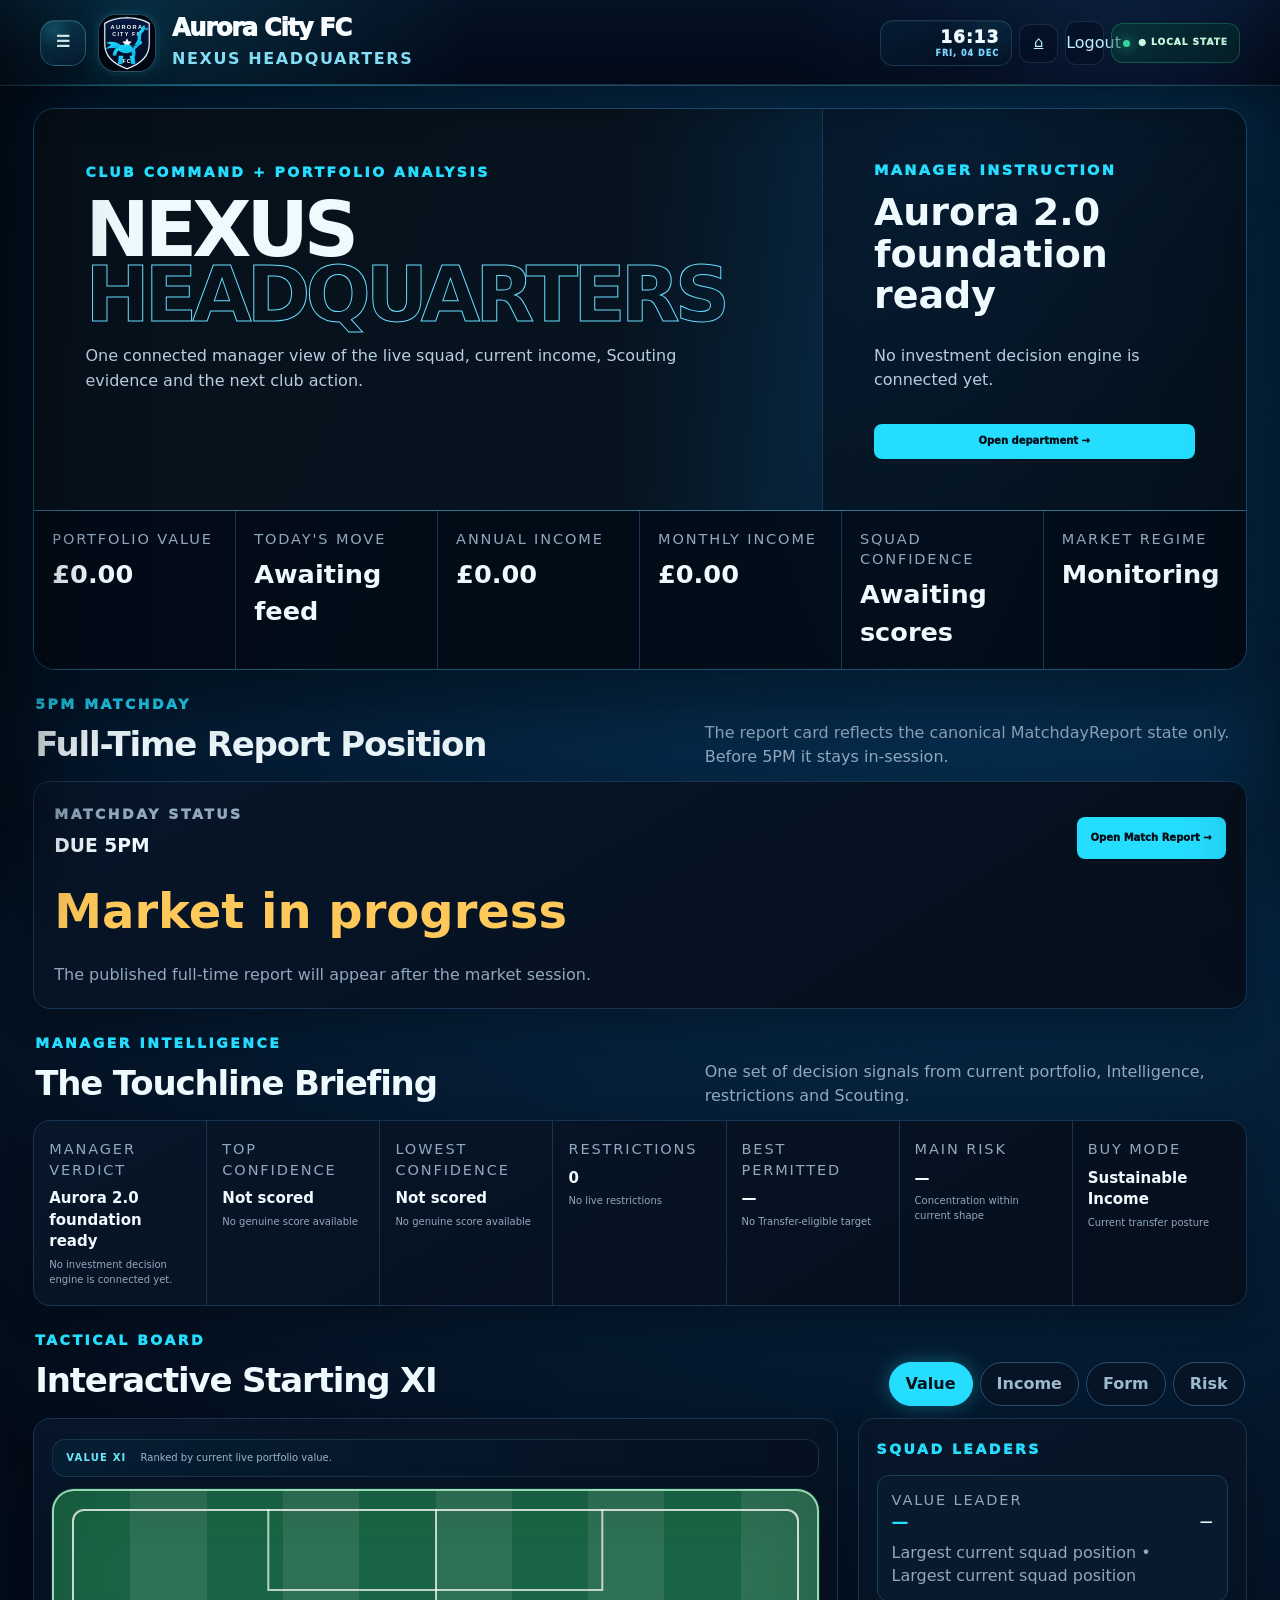
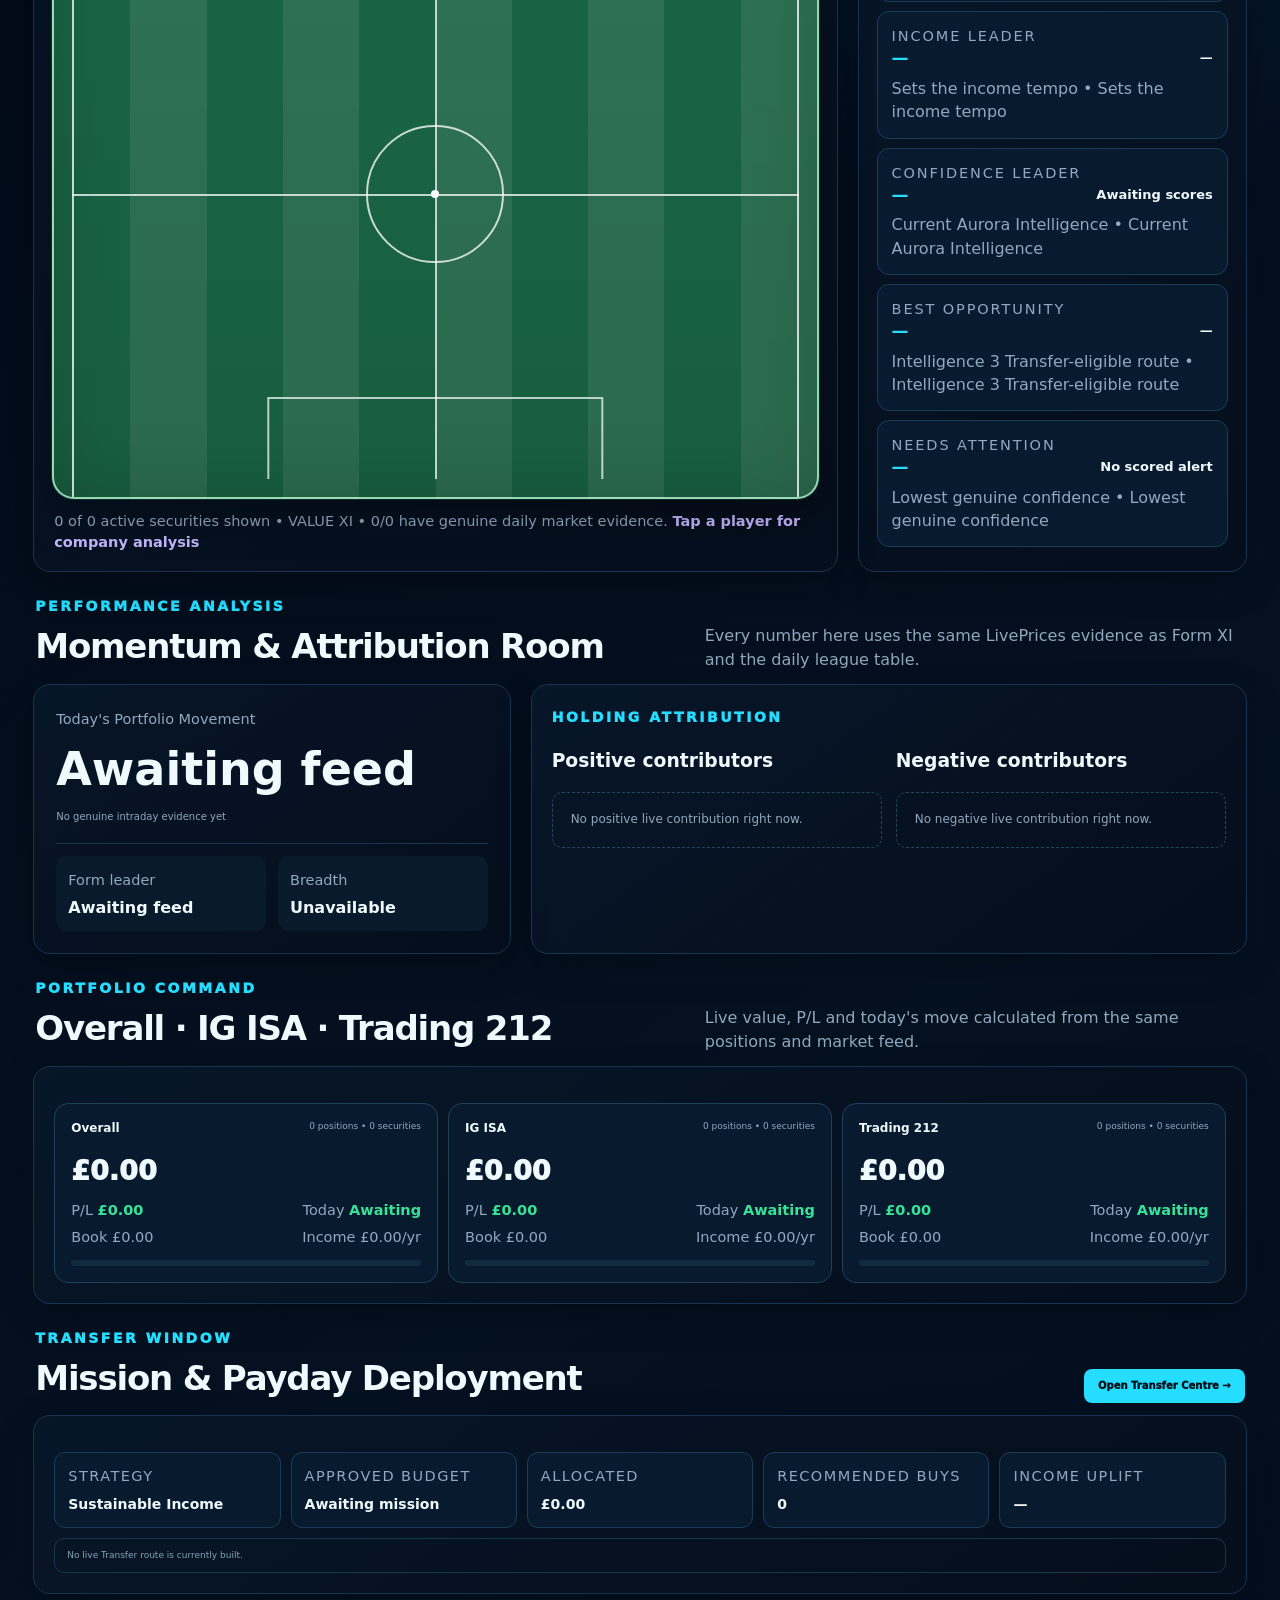
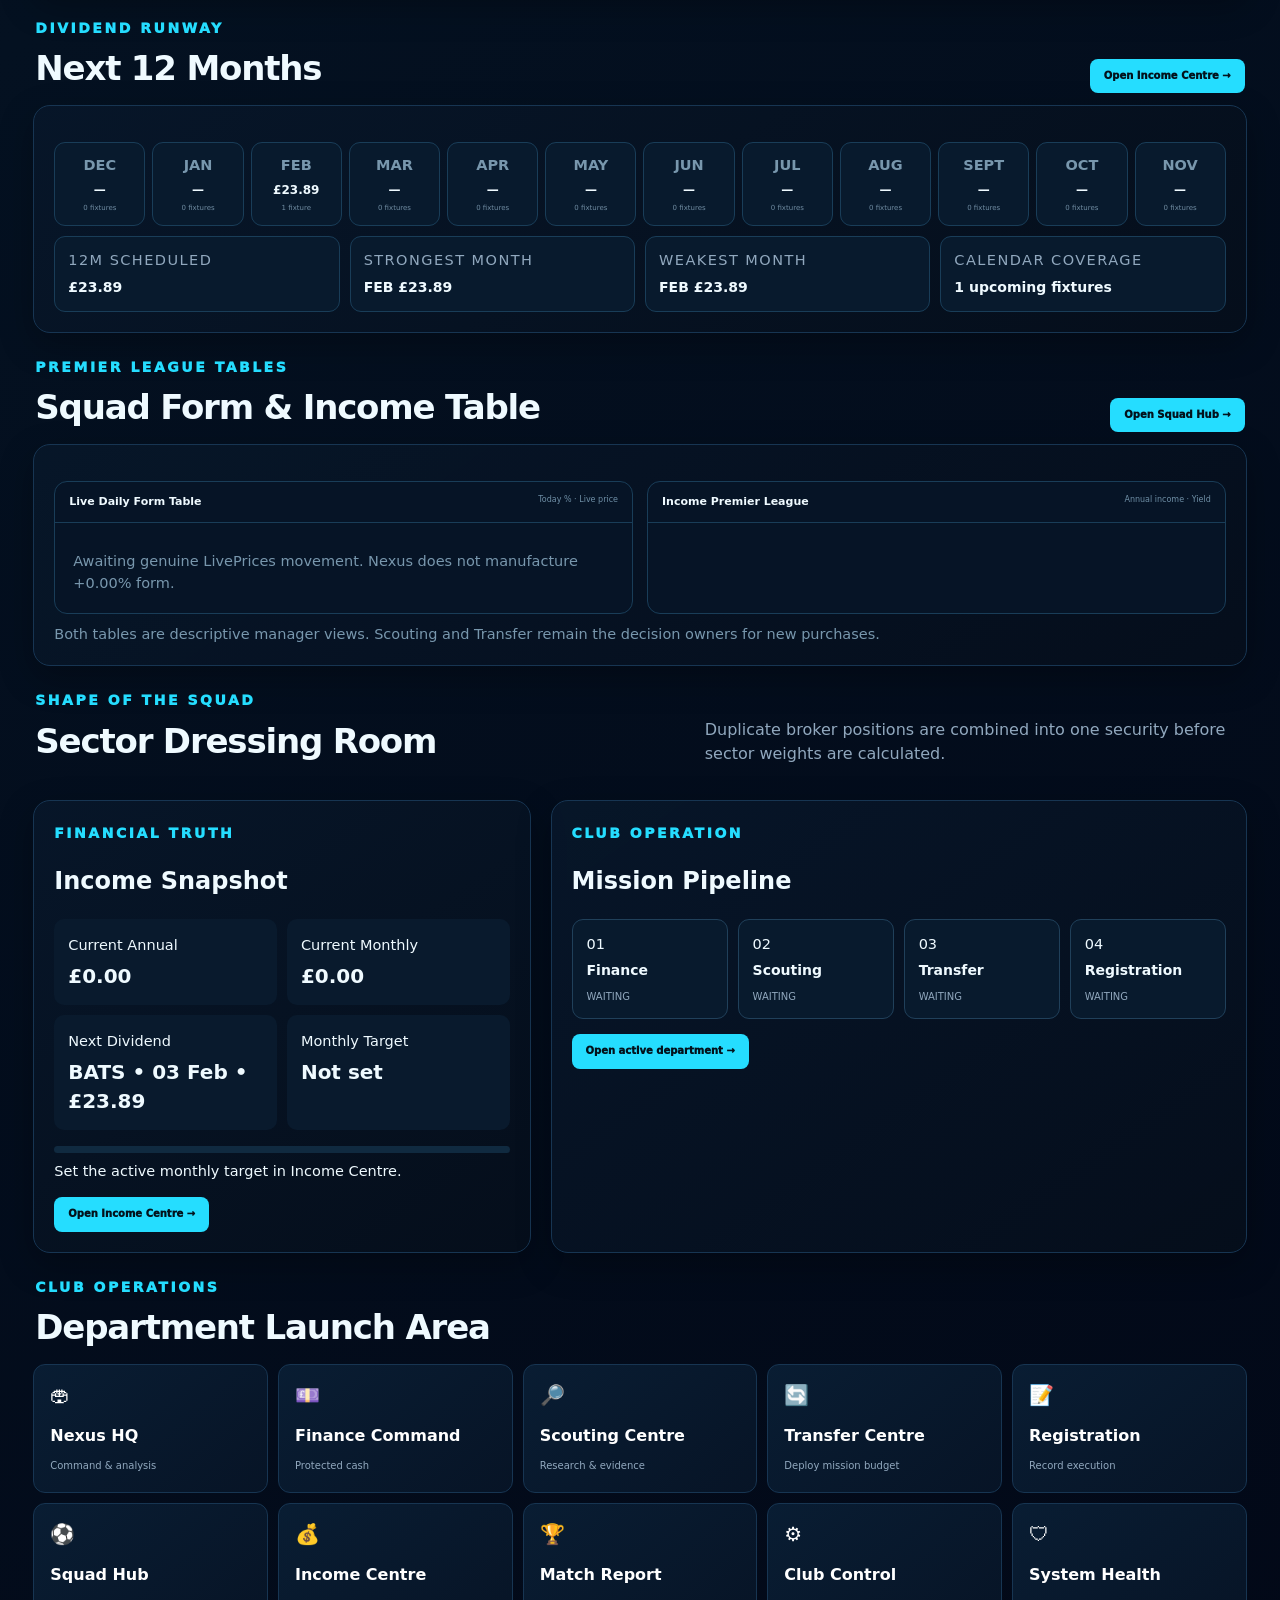
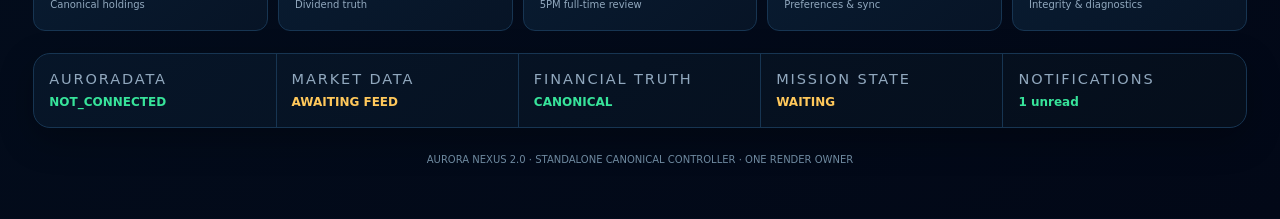
<file: AuroraCityFC_NexusV2.html>
<!doctype html>
<html lang="en">
<head>
<meta charset="utf-8">
<meta name="viewport" content="width=device-width,initial-scale=1,viewport-fit=cover">
<meta name="theme-color" content="#020817">
<title>Aurora City FC — Nexus Headquarters</title>
<link rel="stylesheet" href="aurora-shell.css?v=20260819-nexus-standalone-1">
<link rel="stylesheet" href="aurora-typography.css?v=20260819-nexus-standalone-1">
<link rel="stylesheet" href="nexus-v2-clean.css?v=20260819-nexus-standalone-1">
<link rel="stylesheet" href="nexus-v2-pitch-force.css?v=20260819-pitch-visible-3">
<style>
body.aurora-entered .n2-shell{min-height:100svh;padding-top:calc(var(--shell-header-height) + var(--safe-top));}
#auroraTodayAtClub,#auroraDataFreshness,#auroraClubSearchButton,.aurora-command-backdrop{display:none!important;}
.aurora-shell-context #connectionBadge{width:auto;min-width:92px;padding:0 11px;white-space:nowrap;}
</style>
</head>
<body class="aurora-entered">
<div class="n2-shell">
  <header class="aurora-shell-header">
    <div class="aurora-shell-header-inner">
      <div class="aurora-shell-brand">
        <button id="auroraShellMenuButton" type="button" aria-label="Open club navigation" aria-expanded="false">☰</button>
        <div class="aurora-shell-crest"><img src="assets/aurora-city-fc-badge.svg" alt="Aurora City FC"></div>
        <div class="aurora-shell-copy"><h1>Aurora City FC</h1><p>NEXUS HEADQUARTERS</p></div>
      </div>
      <div class="aurora-shell-context">
        <div class="aurora-shell-datetime"><span class="shell-clock" id="shellClock">--:--</span><span class="shell-date" id="shellDate">---</span></div>
        <a class="shell-control shell-home" href="AuroraCityFC_NexusV2.html" title="Nexus Headquarters">⌂</a>
        <button class="shell-control" id="auroraLogoutButton" type="button" title="Log out of Aurora">Logout</button>
        <span class="aurora-shell-live" id="connectionBadge">Connecting</span>
      </div>
    </div>
  </header>

  <main class="page">
    <section class="hero">
      <div class="hero-copy">
        <span class="eyebrow">Club command + portfolio analysis</span>
        <h1>Nexus <span>Headquarters</span></h1>
        <p>One connected manager view of the live squad, current income, Scouting evidence and the next club action.</p>
      </div>
      <aside class="manager-order">
        <small>MANAGER INSTRUCTION</small>
        <strong id="heroVerdict">Reading club state…</strong>
        <p id="heroVerdictNote">Aurora is building the current manager instruction.</p>
        <a class="action" id="heroAction" href="scouting.html">Open department →</a>
      </aside>
      <div class="hero-kpis">
        <div class="kpi"><small>Portfolio Value</small><strong id="portfolioValue">—</strong></div>
        <div class="kpi"><small>Today's Move</small><strong id="todayMove">—</strong></div>
        <div class="kpi"><small>Annual Income</small><strong id="annualIncome">—</strong></div>
        <div class="kpi"><small>Monthly Income</small><strong id="monthlyIncome">—</strong></div>
        <div class="kpi"><small>Squad Confidence</small><strong id="squadConfidence">—</strong></div>
        <div class="kpi"><small>Market Regime</small><strong id="marketRegime">—</strong></div>
      </div>
    </section>

    <div id="n2ReplacementLayer" aria-hidden="true"></div>

    <section class="section">
      <div class="section-head"><div><span class="section-kicker">5PM matchday</span><h2>Full-Time Report Position</h2></div><p>The report card reflects the canonical MatchdayReport state only. Before 5PM it stays in-session.</p></div>
      <article class="panel n2-section-card">
        <div class="n2u-broker-head"><div><span class="section-kicker">MATCHDAY STATUS</span><h3 id="matchdayStatus" style="margin:7px 0 0">Checking</h3></div><a class="n2u-link" href="match-report.html">Open Match Report →</a></div>
        <strong id="matchdayResult" style="display:block;margin-top:18px;font-size:clamp(28px,4vw,48px)">—</strong>
        <p id="matchdaySummary" style="color:#91a8be;line-height:1.55;margin-bottom:0">Aurora is checking the current session.</p>
      </article>
    </section>

    <section class="section">
      <div class="section-head"><div><span class="section-kicker">Manager intelligence</span><h2>The Touchline Briefing</h2></div><p>One set of decision signals from current portfolio, Intelligence, restrictions and Scouting.</p></div>
      <div class="panel intel-grid" id="intelGrid"></div>
    </section>

    <section class="section">
      <div class="section-head"><div><span class="section-kicker">Tactical board</span><h2>Interactive Starting XI</h2></div><div class="lens-bar" role="group" aria-label="Starting XI lens"><button class="lens active" data-lens="value">Value</button><button class="lens" data-lens="income">Income</button><button class="lens" data-lens="form">Form</button><button class="lens" data-lens="risk">Risk</button></div></div>
      <div class="analysis-grid">
        <article class="panel pitch-panel">
          <div class="n2-lens-context" id="lensContext"><b>VALUE XI</b><span>Ranked by current live portfolio value.</span></div>
          <div class="pitch n2-tactical-pitch"><div class="players n2-tactical-players" id="players"></div></div>
          <p class="bench-note" id="pitchNote">Building the canonical Starting XI…</p>
        </article>
        <aside class="panel leaders-panel"><span class="section-kicker">Squad leaders</span><div class="leader-list" id="leaderList"></div></aside>
      </div>
    </section>

    <section class="section">
      <div class="section-head"><div><span class="section-kicker">Performance analysis</span><h2>Momentum &amp; Attribution Room</h2></div><p>Every number here uses the same LivePrices evidence as Form XI and the daily league table.</p></div>
      <div class="momentum-grid">
        <article class="panel pulse" id="momentumPulse"></article>
        <article class="panel contributors"><span class="section-kicker">Holding attribution</span><div class="contrib-columns"><div><h3>Positive contributors</h3><div id="positiveContrib"></div></div><div><h3>Negative contributors</h3><div id="negativeContrib"></div></div></div></article>
      </div>
    </section>

    <section class="section">
      <div class="section-head"><div><span class="section-kicker">Portfolio command</span><h2>Overall · IG ISA · Trading 212</h2></div><p>Live value, P/L and today's move calculated from the same positions and market feed.</p></div>
      <article class="panel n2-section-card"><div class="n2u-broker-grid" id="n2uBrokerGrid"></div></article>
    </section>

    <section class="section">
      <div class="section-head"><div><span class="section-kicker">Transfer window</span><h2>Mission &amp; Payday Deployment</h2></div><a class="n2u-link" href="transfer.html">Open Transfer Centre →</a></div>
      <article class="panel n2-section-card">
        <div class="n2u-route-grid">
          <div class="n2u-route-cell"><small>Strategy</small><strong id="n2uRouteStrategy">—</strong></div>
          <div class="n2u-route-cell"><small>Approved Budget</small><strong id="n2uRouteBudget">—</strong></div>
          <div class="n2u-route-cell"><small>Allocated</small><strong id="n2uRouteAllocated">—</strong></div>
          <div class="n2u-route-cell"><small>Recommended Buys</small><strong id="n2uRouteBuys">—</strong></div>
          <div class="n2u-route-cell"><small>Income Uplift</small><strong id="n2uRouteIncome">—</strong></div>
        </div>
        <div class="n2u-route-summary" id="n2uRouteSummary">Reading Transfer state…</div>
      </article>
    </section>

    <section class="section">
      <div class="section-head"><div><span class="section-kicker">Dividend runway</span><h2>Next 12 Months</h2></div><a class="n2u-link" href="income.html">Open Income Centre →</a></div>
      <article class="panel n2-section-card">
        <div class="n2u-runway" id="n2uRunway"></div>
        <div class="n2u-runway-summary">
          <div class="n2u-route-cell"><small>12M Scheduled</small><strong id="n2uScheduled">—</strong></div>
          <div class="n2u-route-cell"><small>Strongest Month</small><strong id="n2uBestMonth">—</strong></div>
          <div class="n2u-route-cell"><small>Weakest Month</small><strong id="n2uWeakMonth">—</strong></div>
          <div class="n2u-route-cell"><small>Calendar Coverage</small><strong id="n2uCoverage">—</strong></div>
        </div>
      </article>
    </section>

    <section class="section">
      <div class="section-head"><div><span class="section-kicker">Premier League tables</span><h2>Squad Form &amp; Income Table</h2></div><a class="n2u-link" href="squad.html">Open Squad Hub →</a></div>
      <article class="panel n2-section-card">
        <div class="n2u-league-grid">
          <div class="n2u-league"><div class="n2u-league-head"><strong>Live Daily Form Table</strong><span>Today % · Live price</span></div><div id="n2uFormTable"></div></div>
          <div class="n2u-league"><div class="n2u-league-head"><strong>Income Premier League</strong><span>Annual income · Yield</span></div><div id="n2uIncomeTable"></div></div>
        </div>
        <div class="n2u-compact-note">Both tables are descriptive manager views. Scouting and Transfer remain the decision owners for new purchases.</div>
      </article>
    </section>

    <section class="section"><div class="section-head"><div><span class="section-kicker">Shape of the squad</span><h2>Sector Dressing Room</h2></div><p>Duplicate broker positions are combined into one security before sector weights are calculated.</p></div><div class="sectors" id="sectors"></div></section>

    <section class="section">
      <div class="ops-grid">
        <article class="panel income-card"><span class="section-kicker">Financial truth</span><h2>Income Snapshot</h2><div class="income-metrics"><div><small>Current Annual</small><strong id="incomeAnnual">—</strong></div><div><small>Current Monthly</small><strong id="incomeMonthly">—</strong></div><div><small>Next Dividend</small><strong id="nextDividend">—</strong></div><div><small>Monthly Target</small><strong id="incomeTarget">—</strong></div></div><div class="target-bar"><i id="targetProgress" style="width:0"></i></div><small id="targetMeta">Target not set</small><br><a class="action" href="income.html">Open Income Centre →</a></article>
        <article class="panel mission-card"><span class="section-kicker">Club operation</span><h2>Mission Pipeline</h2><div class="pipeline" id="pipeline"></div><a class="action" id="missionLink" href="finance.html">Open active department →</a></article>
      </div>
    </section>

    <section class="section"><div class="section-head"><div><span class="section-kicker">Club operations</span><h2>Department Launch Area</h2></div></div><div class="departments">
      <a class="dept" href="AuroraCityFC_NexusV2.html"><i>🏟</i><strong>Nexus HQ</strong><span>Command &amp; analysis</span></a>
      <a class="dept" href="finance.html"><i>💷</i><strong>Finance Command</strong><span>Protected cash</span></a>
      <a class="dept" href="scouting.html"><i>🔎</i><strong>Scouting Centre</strong><span>Research &amp; evidence</span></a>
      <a class="dept" href="transfer.html"><i>🔄</i><strong>Transfer Centre</strong><span>Deploy mission budget</span></a>
      <a class="dept" href="registration.html"><i>📝</i><strong>Registration</strong><span>Record execution</span></a>
      <a class="dept" href="squad.html"><i>⚽</i><strong>Squad Hub</strong><span>Canonical holdings</span></a>
      <a class="dept" href="income.html"><i>💰</i><strong>Income Centre</strong><span>Dividend truth</span></a>
      <a class="dept" href="match-report.html"><i>🏆</i><strong>Match Report</strong><span>5PM full-time review</span></a>
      <a class="dept" href="club-control.html"><i>⚙</i><strong>Club Control</strong><span>Preferences &amp; sync</span></a>
      <a class="dept" href="system-health.html"><i>🛡</i><strong>System Health</strong><span>Integrity &amp; diagnostics</span></a>
    </div></section>

    <section class="section"><div class="panel health-strip" id="healthStrip"></div></section>
    <div class="footer">AURORA NEXUS 2.0 · STANDALONE CANONICAL CONTROLLER · ONE RENDER OWNER</div>
  </main>
</div>

<div id="auroraShellNavigationOverlay"></div>
<aside aria-label="Aurora club navigation" id="auroraShellNavigation">
  <div class="aurora-shell-nav-head"><div class="aurora-shell-nav-crest"><img src="assets/aurora-city-fc-badge.svg" alt=""></div><div class="aurora-shell-nav-brand"><strong>Aurora City FC</strong><span>Club Navigation 2.0</span></div><button class="nav-close" id="auroraShellNavigationClose" type="button" aria-label="Close navigation">×</button></div>
  <div class="aurora-shell-nav-scroll">
    <div class="aurora-shell-nav-section">Club Command</div>
    <a class="aurora-shell-department-row is-current" href="AuroraCityFC_NexusV2.html"><div class="aurora-shell-nav-icon">🏟</div><div class="aurora-shell-nav-copy"><strong>Nexus Headquarters</strong><span>Master club command centre</span></div><div class="aurora-shell-nav-arrow">›</div></a>
    <div class="aurora-shell-nav-section">Football Operations</div>
    <a class="aurora-shell-department-row" href="finance.html"><div class="aurora-shell-nav-icon">💷</div><div class="aurora-shell-nav-copy"><strong>Finance Command</strong><span>Protected cash</span></div><div class="aurora-shell-nav-arrow">›</div></a>
    <a class="aurora-shell-department-row" href="scouting.html"><div class="aurora-shell-nav-icon">🔎</div><div class="aurora-shell-nav-copy"><strong>Scouting Centre</strong><span>Research and scoring</span></div><div class="aurora-shell-nav-arrow">›</div></a>
    <a class="aurora-shell-department-row" href="transfer.html"><div class="aurora-shell-nav-icon">🔄</div><div class="aurora-shell-nav-copy"><strong>Transfer Centre</strong><span>Deploy mission budget</span></div><div class="aurora-shell-nav-arrow">›</div></a>
    <a class="aurora-shell-department-row" href="registration.html"><div class="aurora-shell-nav-icon">📝</div><div class="aurora-shell-nav-copy"><strong>Registration</strong><span>Record broker execution</span></div><div class="aurora-shell-nav-arrow">›</div></a>
    <a class="aurora-shell-department-row" href="squad.html"><div class="aurora-shell-nav-icon">⚽</div><div class="aurora-shell-nav-copy"><strong>Squad Hub</strong><span>Canonical holdings</span></div><div class="aurora-shell-nav-arrow">›</div></a>
    <a class="aurora-shell-department-row" href="income.html"><div class="aurora-shell-nav-icon">💰</div><div class="aurora-shell-nav-copy"><strong>Income Centre</strong><span>Dividend truth</span></div><div class="aurora-shell-nav-arrow">›</div></a>
    <a class="aurora-shell-department-row" href="match-report.html"><div class="aurora-shell-nav-icon">🏆</div><div class="aurora-shell-nav-copy"><strong>Match Report</strong><span>5PM portfolio full-time</span></div><div class="aurora-shell-nav-arrow">›</div></a>
    <div class="aurora-shell-nav-section">System</div>
    <a class="aurora-shell-department-row" href="system-health.html"><div class="aurora-shell-nav-icon">🛡</div><div class="aurora-shell-nav-copy"><strong>System Health</strong><span>Integrity and diagnostics</span></div><div class="aurora-shell-nav-arrow">›</div></a>
  </div>
</aside>

<script src="aurora-core.js?v=12-financial-truth"></script>
<script src="aurora-data2-client.js?v=20260817-consolidated"></script>
<script src="aurora-club-command.js?v=20260819-nexus-data-only-1"></script>
<script src="match-report-published-feed.js?v=20260819-report-recovery-3"></script>
<script src="nexus-v2-command-hydration.js?v=20260819-clean-hydration-1"></script>
<script src="nexus-v2-canonical-controller.js?v=20260819-nexus-fulltime-4"></script>
<script>
(function(){
  'use strict';
  try{sessionStorage.setItem('aurora2:session:authenticated','1')}catch(_){}
  const menu=document.getElementById('auroraShellMenuButton');
  const close=document.getElementById('auroraShellNavigationClose');
  const overlay=document.getElementById('auroraShellNavigationOverlay');
  const logout=document.getElementById('auroraLogoutButton');
  const badge=document.getElementById('connectionBadge');
  function openNav(){document.body.classList.add('shell-navigation-open');menu?.setAttribute('aria-expanded','true')}
  function closeNav(){document.body.classList.remove('shell-navigation-open');menu?.setAttribute('aria-expanded','false')}
  function updateClock(){const d=new Date(),clock=document.getElementById('shellClock'),date=document.getElementById('shellDate');if(clock)clock.textContent=d.toLocaleTimeString('en-GB',{hour:'2-digit',minute:'2-digit'});if(date)date.textContent=d.toLocaleDateString('en-GB',{weekday:'short',day:'2-digit',month:'short'}).toUpperCase()}
  function updateBadge(){if(!badge)return;const market=window.AuroraClubCommand?.status?.()||{},state=window.Aurora2?.core?.read?.()||{};if(market.marketLastSuccess){badge.textContent='● FEED LIVE';return}badge.textContent=String(state?.connection?.status||'LOCAL').toUpperCase()==='CONNECTED'?'● CLUB LIVE':'● LOCAL STATE'}
  menu?.addEventListener('click',e=>{e.preventDefault();document.body.classList.contains('shell-navigation-open')?closeNav():openNav()});
  close?.addEventListener('click',closeNav);overlay?.addEventListener('click',closeNav);document.addEventListener('keydown',e=>{if(e.key==='Escape')closeNav()});
  logout?.addEventListener('click',()=>{try{sessionStorage.removeItem('aurora2:session:authenticated')}catch(_){}location.href='index.html?logout=1'});
  updateClock();updateBadge();setInterval(updateClock,15000);setInterval(updateBadge,15000);window.addEventListener('aurora:market-live',updateBadge);window.addEventListener('aurora2:state',updateBadge);
})();
</script>
</body>
</html>
</file>
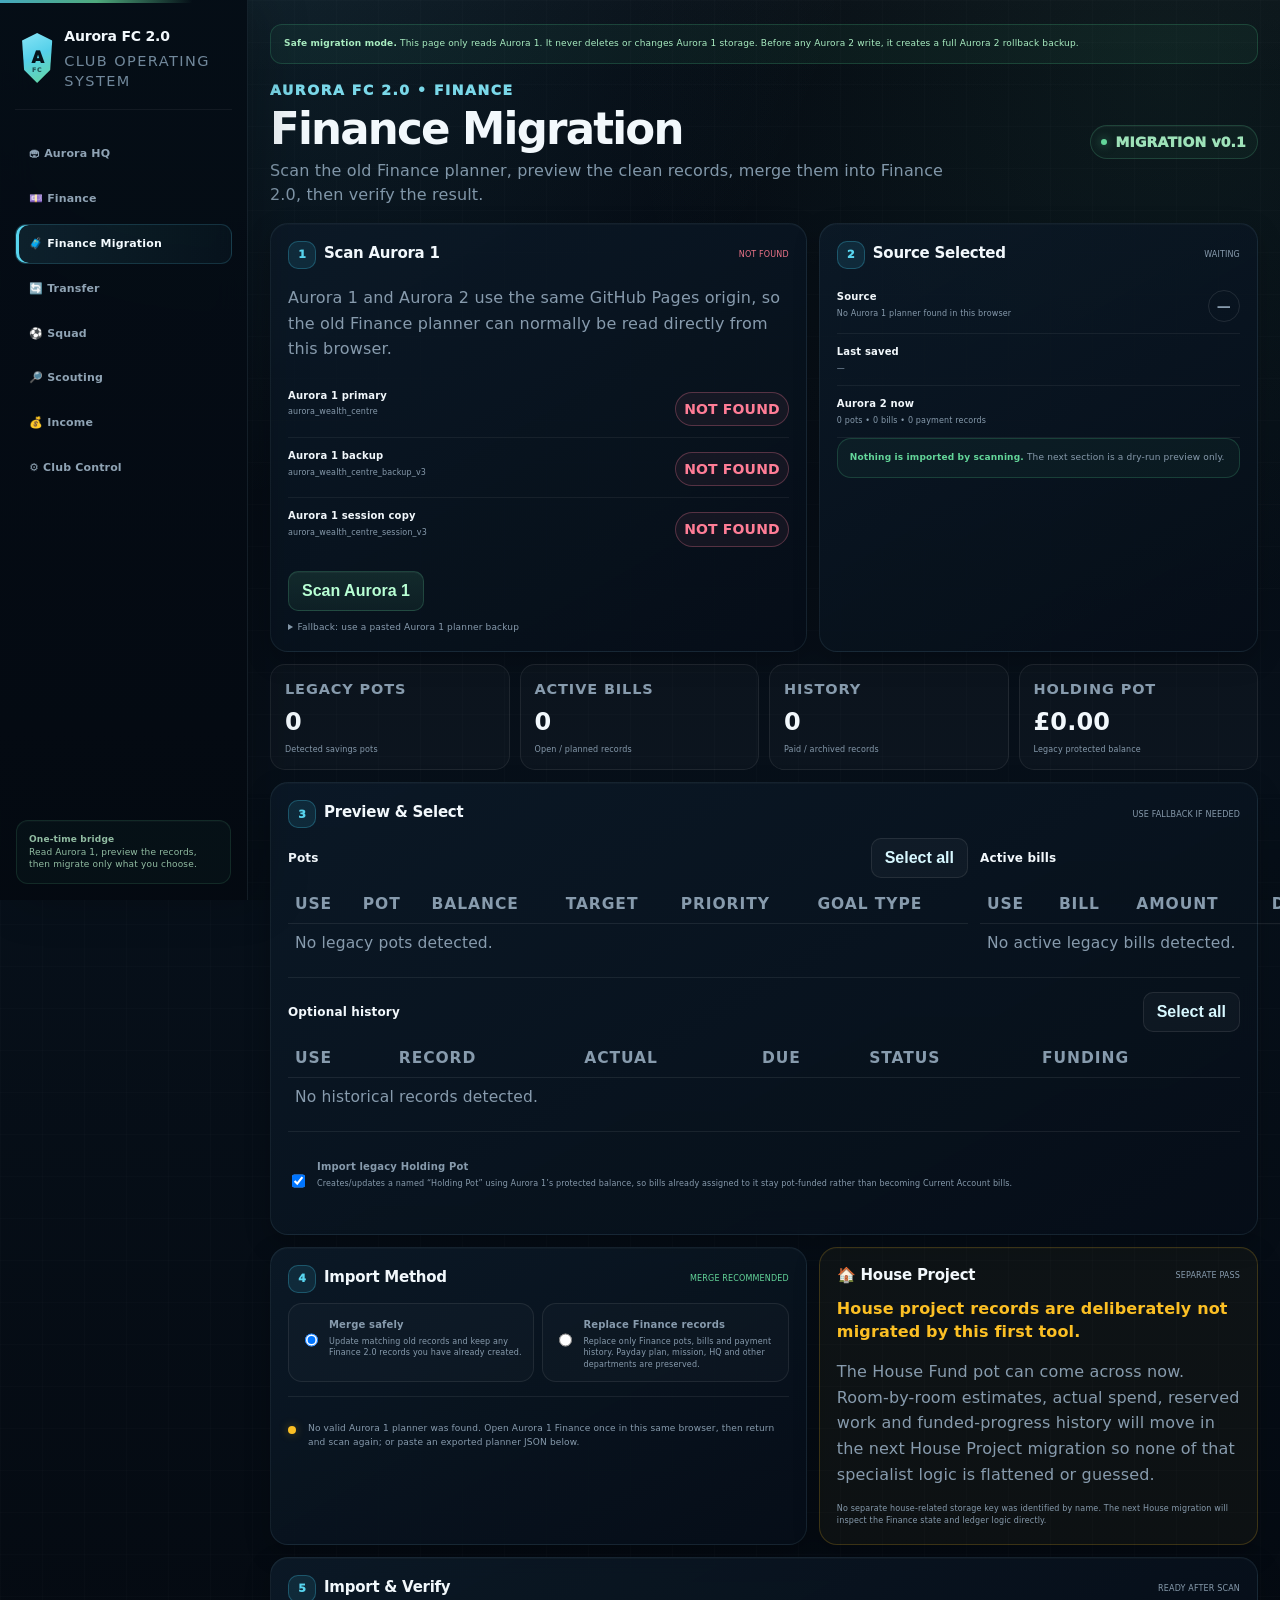
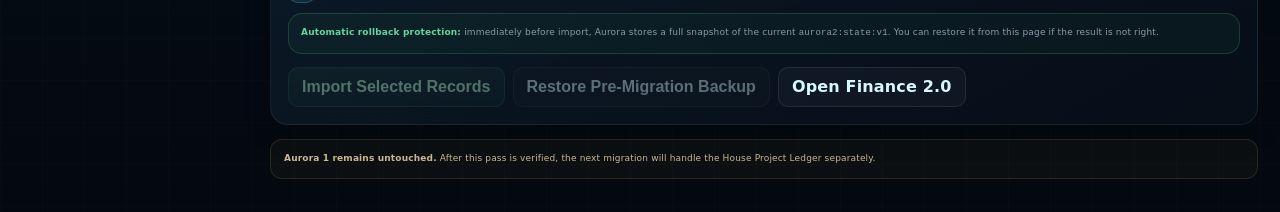
<file: finance-migration.html>
<!doctype html>
<html lang="en">
<head>
<meta charset="utf-8">
<meta name="viewport" content="width=device-width,initial-scale=1">
<meta name="theme-color" content="#050b16">
<title>Finance Migration — Aurora FC 2.0</title>
<link rel="stylesheet" href="aurora.css">
<style>
.migrate-grid{display:grid;grid-template-columns:1.1fr .9fr;gap:12px}
.migrate-kpis{display:grid;grid-template-columns:repeat(4,minmax(0,1fr));gap:10px}
.migrate-kpi{padding:14px;border:1px solid rgba(255,255,255,.075);border-radius:15px;background:rgba(255,255,255,.025)}
.migrate-kpi small{display:block;color:var(--muted);font-size:8px;text-transform:uppercase;font-weight:900;letter-spacing:.06em}
.migrate-kpi strong{display:block;margin-top:6px;font-size:24px}.migrate-kpi span{display:block;margin-top:4px;color:var(--muted);font-size:8px}
.step-card{position:relative}.step-no{display:inline-grid;place-items:center;width:28px;height:28px;border-radius:10px;background:rgba(67,217,255,.10);border:1px solid rgba(67,217,255,.25);color:var(--cyan);font-weight:1000;font-size:11px;margin-right:8px}
.source-row,.option-row,.warning-row,.receipt-row{display:flex;justify-content:space-between;gap:12px;align-items:flex-start;padding:11px 0;border-bottom:1px solid rgba(255,255,255,.06)}
.source-row:last-child,.option-row:last-child,.warning-row:last-child,.receipt-row:last-child{border-bottom:0}
.source-row strong,.option-row strong,.receipt-row strong{display:block;font-size:10px}.source-row span,.option-row span,.receipt-row span{display:block;color:var(--muted);font-size:8px;margin-top:3px;line-height:1.45}
.source-pill{white-space:nowrap;border:1px solid rgba(255,255,255,.10);border-radius:999px;padding:6px 8px;font-size:8px;font-weight:900;color:var(--muted)}
.source-pill.good{color:var(--green);border-color:rgba(88,233,155,.28);background:rgba(88,233,155,.06)}
.source-pill.red{color:#ff7d96;border-color:rgba(255,125,150,.28);background:rgba(255,125,150,.06)}
.option-row label{display:flex;gap:9px;align-items:flex-start;cursor:pointer}.option-row input{margin-top:2px}
.preview-table{width:100%;border-collapse:collapse;font-size:9px}.preview-table th{color:var(--muted);font-size:7px;text-transform:uppercase;letter-spacing:.06em;text-align:left;padding:8px 7px;border-bottom:1px solid rgba(255,255,255,.08)}.preview-table td{padding:9px 7px;border-bottom:1px solid rgba(255,255,255,.05);vertical-align:top}.preview-table tr:last-child td{border-bottom:0}.preview-table input{width:auto}
.preview-wrap{overflow-x:auto}.preview-table{min-width:680px}
.preview-title{display:flex;justify-content:space-between;gap:10px;align-items:center;margin:0 0 8px}.preview-title h3{font-size:12px;margin:0}.preview-title button{font-size:8px}
.warning-row{justify-content:flex-start}.warning-dot{width:8px;height:8px;border-radius:50%;background:#fbbf24;box-shadow:0 0 10px rgba(251,191,36,.35);margin-top:4px;flex:0 0 auto}.warning-row.good .warning-dot{background:var(--green);box-shadow:0 0 10px rgba(88,233,155,.35)}.warning-row span{color:var(--muted);font-size:9px;line-height:1.5}
.mode-grid{display:grid;grid-template-columns:1fr 1fr;gap:8px}.mode-option{border:1px solid rgba(255,255,255,.08);border-radius:14px;padding:11px;background:rgba(255,255,255,.02)}.mode-option label{display:flex;gap:8px;align-items:flex-start;cursor:pointer}.mode-option strong{display:block;font-size:10px}.mode-option span{display:block;color:var(--muted);font-size:8px;margin-top:3px;line-height:1.45}
.fallback{margin-top:10px}.fallback textarea{width:100%;min-height:110px;resize:vertical;border-radius:13px;border:1px solid rgba(255,255,255,.10);background:rgba(2,8,16,.74);color:var(--text);padding:10px;font:9px/1.5 ui-monospace,SFMono-Regular,Menlo,monospace}
.import-lock{padding:12px;border-radius:14px;border:1px solid rgba(88,233,155,.18);background:rgba(88,233,155,.045);font-size:9px;color:var(--muted);line-height:1.55}.import-lock b{color:var(--green)}
.house-hold{border-color:rgba(251,191,36,.20)!important;background:rgba(251,191,36,.035)!important}.house-hold strong{color:#fbbf24}
#receiptPanel{display:none}.hidden{display:none!important}
@media(max-width:1000px){.migrate-grid{grid-template-columns:1fr}.migrate-kpis{grid-template-columns:1fr 1fr}}
@media(max-width:620px){.migrate-kpis,.mode-grid{grid-template-columns:1fr}}
</style>
  <link rel="stylesheet" href="aurora-typography.css?v=20260816-1">
</head>
<body>
<div class="app">
<aside class="sidebar">
  <div class="brand"><div class="crest">A</div><div><strong>Aurora FC 2.0</strong><small>CLUB OPERATING SYSTEM</small></div></div>
  <nav class="nav">
    <a href="index.html">🏟 Aurora HQ</a>
    <a href="finance.html">💷 Finance</a>
    <a class="active" href="finance-migration.html">🧳 Finance Migration</a>
    <a href="#" data-soon="Transfer">🔄 Transfer</a>
    <a href="#" data-soon="Squad">⚽ Squad</a>
    <a href="#" data-soon="Scouting">🔎 Scouting</a>
    <a href="#" data-soon="Income">💰 Income</a>
    <a href="#" data-soon="Club Control">⚙ Club Control</a>
  </nav>
  <div class="sidebar-foot"><b>One-time bridge</b><br>Read Aurora 1, preview the records, then migrate only what you choose.</div>
</aside>

<main class="main"><div class="content">
<div class="notice good" style="margin-bottom:14px"><b>Safe migration mode.</b> This page only reads Aurora 1. It never deletes or changes Aurora 1 storage. Before any Aurora 2 write, it creates a full Aurora 2 rollback backup.</div>
<header class="page-head">
  <div><span class="eyebrow">Aurora FC 2.0 • Finance</span><h1>Finance Migration</h1><p>Scan the old Finance planner, preview the clean records, merge them into Finance 2.0, then verify the result.</p></div>
  <span class="status">MIGRATION v0.1</span>
</header>

<section class="section migrate-grid">
  <article class="card card-pad step-card">
    <div class="section-head"><h2><span class="step-no">1</span>Scan Aurora 1</h2><span id="scanBadge" class="muted">NOT SCANNED</span></div>
    <p class="muted" style="font-size:9px;line-height:1.6">Aurora 1 and Aurora 2 use the same GitHub Pages origin, so the old Finance planner can normally be read directly from this browser.</p>
    <div id="sourceList"></div>
    <div class="action-row"><button class="btn primary" id="scanBtn">Scan Aurora 1</button></div>
    <details class="fallback">
      <summary class="muted" style="font-size:9px;cursor:pointer">Fallback: use a pasted Aurora 1 planner backup</summary>
      <textarea id="pasteSource" placeholder="Paste the Aurora 1 planner JSON here only if the browser scan cannot find it."></textarea>
      <div class="action-row"><button class="btn secondary" id="usePasteBtn">Use Pasted Backup</button></div>
    </details>
  </article>

  <article class="card card-pad step-card">
    <div class="section-head"><h2><span class="step-no">2</span>Source Selected</h2><span id="sourceBadge" class="muted">WAITING</span></div>
    <div class="receipt-row"><div><strong>Source</strong><span id="selectedSource">No source selected</span></div><div class="source-pill" id="selectedSourceKey">—</div></div>
    <div class="receipt-row"><div><strong>Last saved</strong><span id="selectedSaved">—</span></div></div>
    <div class="receipt-row"><div><strong>Aurora 2 now</strong><span id="currentA2Summary">Loading…</span></div></div>
    <div class="import-lock"><b>Nothing is imported by scanning.</b> The next section is a dry-run preview only.</div>
  </article>
</section>

<section class="section migrate-kpis">
  <article class="migrate-kpi"><small>Legacy Pots</small><strong id="kpiPots">0</strong><span>Detected savings pots</span></article>
  <article class="migrate-kpi"><small>Active Bills</small><strong id="kpiBills">0</strong><span>Open / planned records</span></article>
  <article class="migrate-kpi"><small>History</small><strong id="kpiHistory">0</strong><span>Paid / archived records</span></article>
  <article class="migrate-kpi"><small>Holding Pot</small><strong id="kpiHolding">£0.00</strong><span>Legacy protected balance</span></article>
</section>

<section class="section card card-pad step-card" id="previewSection">
  <div class="section-head"><h2><span class="step-no">3</span>Preview & Select</h2><span id="previewBadge" class="muted">SCAN FIRST</span></div>
  <div class="migrate-grid">
    <div>
      <div class="preview-title"><h3>Pots</h3><button class="btn secondary" id="togglePotsBtn" type="button">Select all</button></div>
      <div class="preview-wrap"><table class="preview-table"><thead><tr><th>Use</th><th>Pot</th><th>Balance</th><th>Target</th><th>Priority</th><th>Goal type</th></tr></thead><tbody id="potPreviewBody"><tr><td colspan="6" class="muted">Scan Aurora 1 first.</td></tr></tbody></table></div>
    </div>
    <div>
      <div class="preview-title"><h3>Active bills</h3><button class="btn secondary" id="toggleBillsBtn" type="button">Select all</button></div>
      <div class="preview-wrap"><table class="preview-table"><thead><tr><th>Use</th><th>Bill</th><th>Amount</th><th>Due</th><th>Frequency</th><th>Funding</th></tr></thead><tbody id="billPreviewBody"><tr><td colspan="6" class="muted">Scan Aurora 1 first.</td></tr></tbody></table></div>
    </div>
  </div>

  <div class="split-line"></div>
  <div class="preview-title"><h3>Optional history</h3><button class="btn secondary" id="toggleHistoryBtn" type="button">Select all</button></div>
  <div class="preview-wrap"><table class="preview-table"><thead><tr><th>Use</th><th>Record</th><th>Actual</th><th>Due</th><th>Status</th><th>Funding</th></tr></thead><tbody id="historyPreviewBody"><tr><td colspan="6" class="muted">Historical records are optional.</td></tr></tbody></table></div>

  <div class="split-line"></div>
  <div class="option-row"><label><input id="includeHolding" type="checkbox" checked><span><strong>Import legacy Holding Pot</strong><span>Creates/updates a named “Holding Pot” using Aurora 1’s protected balance, so bills already assigned to it stay pot-funded rather than becoming Current Account bills.</span></span></label></div>
</section>

<section class="section migrate-grid">
  <article class="card card-pad step-card">
    <div class="section-head"><h2><span class="step-no">4</span>Import Method</h2><span class="good">MERGE RECOMMENDED</span></div>
    <div class="mode-grid">
      <div class="mode-option"><label><input type="radio" name="mode" value="merge" checked><span><strong>Merge safely</strong><span>Update matching old records and keep any Finance 2.0 records you have already created.</span></span></label></div>
      <div class="mode-option"><label><input type="radio" name="mode" value="replace"><span><strong>Replace Finance records</strong><span>Replace only Finance pots, bills and payment history. Payday plan, mission, HQ and other departments are preserved.</span></span></label></div>
    </div>
    <div class="split-line"></div>
    <div id="warningList"></div>
  </article>

  <article class="card card-pad house-hold">
    <div class="section-head"><h2>🏠 House Project</h2><span id="houseBadge" class="muted">SEPARATE PASS</span></div>
    <strong>House project records are deliberately not migrated by this first tool.</strong>
    <p class="muted" style="font-size:9px;line-height:1.6">The House Fund pot can come across now. Room-by-room estimates, actual spend, reserved work and funded-progress history will move in the next House Project migration so none of that specialist logic is flattened or guessed.</p>
    <div id="houseKeys" class="muted" style="font-size:8px;line-height:1.5"></div>
  </article>
</section>

<section class="section card card-pad step-card">
  <div class="section-head"><h2><span class="step-no">5</span>Import & Verify</h2><span id="importBadge" class="muted">READY AFTER SCAN</span></div>
  <div class="import-lock"><b>Automatic rollback protection:</b> immediately before import, Aurora stores a full snapshot of the current <code>aurora2:state:v1</code>. You can restore it from this page if the result is not right.</div>
  <div class="action-row"><button class="btn primary" id="importBtn" disabled>Import Selected Records</button><button class="btn secondary" id="restoreBtn" disabled>Restore Pre-Migration Backup</button><a class="btn secondary" href="finance.html">Open Finance 2.0</a></div>
</section>

<section class="section card card-pad" id="receiptPanel">
  <div class="section-head"><h2>✅ Migration Receipt</h2><span class="good">VERIFIED</span></div>
  <div id="receiptList"></div>
  <div class="action-row"><a class="btn primary" href="finance.html">Check Pots & Bills in Finance</a><a class="btn secondary" href="index.html">Return to Aurora HQ</a></div>
</section>

<div class="notice" style="margin-top:14px"><b>Aurora 1 remains untouched.</b> After this pass is verified, the next migration will handle the House Project Ledger separately.</div>
</div></main>
</div>
<script src="aurora-core.js"></script>
<script src="finance-migration.js"></script>
</body>
</html>
</file>
<file: aurora-shell.css>
:root{
  --ink:#02040a;
  --shell-ink:#020612;
  --navy:#06101f;
  --panel:#030b18;
  --panel2:#07172d;
  --cyan:#3cecff;
  --cyan2:#22d3ee;
  --blue:#2d82ff;
  --blue2:#60a5fa;
  --violet:#8b5cff;
  --green:#65ffb4;
  --green2:#34d399;
  --white:#f5fbff;
  --text:#eaf4ff;
  --muted:#93a4bd;
  --amber:#fbbf24;
  --red:#fb7185;
  --line:rgba(125,211,252,.18);
  --safe-top:env(safe-area-inset-top,0px);
  --safe-right:env(safe-area-inset-right,0px);
  --safe-bottom:env(safe-area-inset-bottom,0px);
  --safe-left:env(safe-area-inset-left,0px);
  --shell-header-height:86px;
}
*{box-sizing:border-box}
html,body{width:100%;height:100%;margin:0;background:var(--ink);color:var(--white);font-family:Inter,ui-sans-serif,system-ui,-apple-system,BlinkMacSystemFont,"Segoe UI",sans-serif;-webkit-font-smoothing:antialiased;-webkit-tap-highlight-color:transparent}
body{overflow:hidden}
button,a{font:inherit}button{color:inherit}

/* =========================================================
   ORIGINAL AURORA-STYLE MANAGER ACCESS
   Derived from the original Aurora 1 index presentation.
   ========================================================= */
.entry-app{position:fixed;inset:0;z-index:200;overflow:hidden;isolation:isolate;background:radial-gradient(circle at 50% 14%,rgba(60,236,255,.12),transparent 25%),radial-gradient(circle at 20% 48%,rgba(45,130,255,.14),transparent 32%),radial-gradient(circle at 83% 50%,rgba(139,92,255,.13),transparent 30%),linear-gradient(180deg,#07111e 0%,#030712 48%,#010307 100%);transition:opacity .65s ease,visibility .65s ease}
.entry-app.is-gone{opacity:0;visibility:hidden;pointer-events:none}
.stadium,.light-rig,.pitch,.noise,.scanlines,.vignette,.particles{position:absolute;inset:0;pointer-events:none}
.stadium{z-index:-8;background:linear-gradient(90deg,rgba(0,0,0,.84),transparent 25% 75%,rgba(0,0,0,.84)),linear-gradient(180deg,transparent 0 48%,rgba(0,0,0,.66) 70%,#010205 100%)}
.stadium:before{content:"";position:absolute;inset:auto -6% -12% -6%;height:58%;background:repeating-radial-gradient(ellipse at 50% 112%,rgba(197,229,255,.12) 0 1px,transparent 2px 10px),linear-gradient(180deg,rgba(4,12,25,.2),rgba(0,0,0,.92));clip-path:polygon(0 28%,15% 17%,35% 8%,50% 5%,65% 8%,85% 17%,100% 28%,100% 100%,0 100%);opacity:.7}
.stadium:after{content:"";position:absolute;inset:0;background:linear-gradient(105deg,transparent 0 18%,rgba(96,220,255,.05) 30%,transparent 43%),linear-gradient(255deg,transparent 0 18%,rgba(105,116,255,.06) 30%,transparent 43%);animation:stadiumPulse 7s ease-in-out infinite alternate}
.light-rig{z-index:-7;inset:-8% -5% auto -5%;height:46%;background:radial-gradient(ellipse at 12% 18%,rgba(255,255,255,.95) 0 1px,rgba(135,224,255,.32) 2px 4px,transparent 5px),radial-gradient(ellipse at 22% 12%,rgba(255,255,255,.95) 0 1px,rgba(135,224,255,.28) 2px 4px,transparent 5px),radial-gradient(ellipse at 78% 12%,rgba(255,255,255,.95) 0 1px,rgba(135,224,255,.28) 2px 4px,transparent 5px),radial-gradient(ellipse at 88% 18%,rgba(255,255,255,.95) 0 1px,rgba(135,224,255,.32) 2px 4px,transparent 5px);filter:drop-shadow(0 0 14px rgba(80,217,255,.85))}
.beam{position:absolute;z-index:-6;top:-22%;width:36vw;height:130vh;opacity:.22;filter:blur(18px);transform-origin:top center;pointer-events:none;background:linear-gradient(180deg,rgba(177,235,255,.38),rgba(54,159,255,.08) 44%,transparent 72%);clip-path:polygon(42% 0,58% 0,100% 100%,0 100%)}
.beam-left{left:1%;transform:rotate(15deg);animation:sweepLeft 8s ease-in-out infinite alternate}.beam-right{right:1%;transform:rotate(-15deg);animation:sweepRight 8.5s ease-in-out infinite alternate}
.pitch{z-index:-5;inset:auto -10% -36% -10%;height:70%;opacity:.34;transform:perspective(500px) rotateX(66deg);transform-origin:center bottom;background:linear-gradient(90deg,transparent 49.8%,rgba(120,238,255,.34) 50%,transparent 50.2%),linear-gradient(180deg,transparent 48.9%,rgba(120,238,255,.26) 49.3% 50.7%,transparent 51.1%),repeating-linear-gradient(90deg,rgba(85,180,166,.08) 0 12.5%,rgba(23,93,84,.06) 12.5% 25%);border:1px solid rgba(105,233,255,.24);box-shadow:0 -25px 90px rgba(42,214,255,.06)}
.pitch:before{content:"";position:absolute;left:50%;top:50%;width:18%;aspect-ratio:1;border:1px solid rgba(120,238,255,.32);border-radius:50%;transform:translate(-50%,-50%)}
.noise{z-index:20;opacity:.05;mix-blend-mode:soft-light;background-image:url("data:image/svg+xml,%3Csvg viewBox='0 0 180 180' xmlns='http://www.w3.org/2000/svg'%3E%3Cfilter id='n'%3E%3CfeTurbulence type='fractalNoise' baseFrequency='.95' numOctaves='3' stitchTiles='stitch'/%3E%3C/filter%3E%3Crect width='100%25' height='100%25' filter='url(%23n)' opacity='.55'/%3E%3C/svg%3E")}
.scanlines{z-index:19;opacity:.12;background:repeating-linear-gradient(180deg,transparent 0 3px,rgba(144,226,255,.06) 4px)}
.vignette{z-index:18;box-shadow:inset 0 0 180px 45px rgba(0,0,0,.86)}
.particles{z-index:-2;overflow:hidden}.particle{position:absolute;bottom:-8px;width:2px;height:2px;border-radius:50%;background:var(--cyan);box-shadow:0 0 8px var(--cyan);opacity:0;animation:rise var(--duration) linear infinite;animation-delay:var(--delay)}
.hud{position:absolute;z-index:25;top:calc(18px + var(--safe-top));left:calc(22px + var(--safe-left));right:calc(22px + var(--safe-right));display:flex;align-items:center;justify-content:space-between;pointer-events:none;color:rgba(221,244,255,.72);font-size:clamp(.65rem,1vw,.78rem);font-weight:700;letter-spacing:.18em;text-transform:uppercase}
.hud-cluster{display:flex;align-items:center;gap:12px}.online-dot{display:inline-block;width:7px;height:7px;flex:0 0 auto;border-radius:50%;background:var(--green);box-shadow:0 0 12px var(--green);animation:online 1.7s ease-in-out infinite}.hud-rule{width:clamp(40px,8vw,100px);height:1px;background:linear-gradient(90deg,var(--cyan),transparent)}.hud-cluster:last-child .hud-rule{background:linear-gradient(270deg,var(--cyan),transparent)}
.entry-screen{position:absolute;inset:0;transition:opacity .65s ease,visibility .65s ease,transform .65s ease}.boot-screen{z-index:12;display:grid;place-items:center;padding:calc(70px + var(--safe-top)) calc(24px + var(--safe-right)) calc(30px + var(--safe-bottom)) calc(24px + var(--safe-left));background:rgba(1,4,10,.38)}.boot-screen.is-hidden{opacity:0;visibility:hidden;pointer-events:none;transform:scale(1.04)}
.boot-card{width:min(560px,92vw);text-align:center}.boot-mark{position:relative;width:clamp(104px,13vw,150px);aspect-ratio:1;margin:0 auto 28px;display:grid;place-items:center}.boot-mark:before,.boot-mark:after{content:"";position:absolute;inset:0;border-radius:50%;border:1px solid rgba(82,226,255,.38)}.boot-mark:before{border-top-color:var(--cyan);border-right-color:transparent;animation:orbit 4s linear infinite}.boot-mark:after{inset:10px;border-bottom-color:var(--violet);border-left-color:transparent;animation:orbitReverse 2.7s linear infinite}.boot-mark img{width:68%;height:68%;object-fit:contain;filter:drop-shadow(0 0 24px rgba(50,221,255,.5))}
.boot-kicker,.access-kicker{color:var(--cyan);font-size:clamp(.7rem,1.2vw,.84rem);font-weight:800;letter-spacing:.28em;text-transform:uppercase}.boot-title{margin-top:10px;font-size:clamp(1.45rem,3vw,2.15rem);font-weight:850;letter-spacing:.09em;text-transform:uppercase}.boot-message{min-height:1.5em;margin-top:16px;color:rgba(225,241,255,.68);font-size:clamp(.8rem,1.2vw,.95rem);letter-spacing:.08em}.boot-track{height:3px;margin-top:24px;overflow:hidden;background:rgba(180,229,255,.12)}.boot-progress{width:0;height:100%;background:linear-gradient(90deg,var(--blue),var(--cyan),var(--violet));box-shadow:0 0 14px rgba(60,236,255,.85);transition:width .18s ease}.boot-meta{display:flex;justify-content:space-between;gap:16px;margin-top:11px;color:rgba(219,239,255,.42);font-size:.66rem;font-weight:700;letter-spacing:.15em;text-transform:uppercase}
.access-screen{z-index:10;display:block;overflow:auto;overscroll-behavior:contain;-webkit-overflow-scrolling:touch;padding:calc(68px + var(--safe-top)) calc(24px + var(--safe-right)) calc(28px + var(--safe-bottom)) calc(24px + var(--safe-left));opacity:0;visibility:hidden;pointer-events:none;transform:translateY(18px) scale(.985)}.access-screen.is-active{opacity:1;visibility:visible;pointer-events:auto;transform:none}.access-layout{width:min(1180px,94vw);min-height:calc(100svh - 96px - var(--safe-top) - var(--safe-bottom));margin:0 auto;display:grid;grid-template-columns:minmax(0,1.18fr) minmax(300px,.82fr);align-items:center;gap:clamp(32px,6vw,86px)}
.club-stage{position:relative;text-align:center;padding:18px 0}.club-stage:before{content:"";position:absolute;z-index:-1;left:50%;top:45%;width:min(58vw,650px);aspect-ratio:1;transform:translate(-50%,-50%);border-radius:50%;background:radial-gradient(circle,rgba(53,217,255,.15),rgba(27,87,169,.05) 38%,transparent 68%);filter:blur(4px);animation:halo 4s ease-in-out infinite alternate}.crest-shell{position:relative;width:clamp(150px,19vw,230px);aspect-ratio:1;margin:0 auto 24px;display:grid;place-items:center}.crest-shell:before,.crest-shell:after{content:"";position:absolute;border-radius:50%;pointer-events:none}.crest-shell:before{inset:-9%;border:1px solid rgba(76,223,255,.27);border-left-color:transparent;border-right-color:transparent;animation:orbit 12s linear infinite}.crest-shell:after{inset:2%;background:radial-gradient(circle,rgba(28,150,255,.18),rgba(7,20,41,.25) 58%,transparent 72%);box-shadow:0 0 75px rgba(47,196,255,.18)}.crest-shell img{position:relative;z-index:2;width:78%;height:78%;object-fit:contain;filter:drop-shadow(0 0 14px rgba(89,224,255,.52)) drop-shadow(0 24px 34px rgba(0,0,0,.72));animation:crestFloat 4s ease-in-out infinite}
.club-name{font-size:clamp(2.35rem,5.8vw,5.8rem);font-weight:950;line-height:.9;letter-spacing:-.045em;text-transform:uppercase;text-wrap:balance;text-shadow:0 8px 36px rgba(0,0,0,.75)}.club-name span{display:block;margin-top:.12em;color:transparent;background:linear-gradient(90deg,#dff9ff 4%,#58e8ff 43%,#b098ff 94%);-webkit-background-clip:text;background-clip:text}.club-motto{margin-top:16px;color:rgba(229,245,255,.66);font-size:clamp(.72rem,1.15vw,.9rem);font-weight:700;letter-spacing:.28em;text-transform:uppercase}
.access-panel{position:relative;z-index:5;overflow:hidden;padding:clamp(24px,3.5vw,38px);border:1px solid rgba(130,225,255,.2);border-radius:3px;background:linear-gradient(135deg,rgba(9,26,51,.84),rgba(3,10,23,.68)),repeating-linear-gradient(90deg,transparent 0 29px,rgba(100,210,255,.025) 30px);box-shadow:0 24px 70px rgba(0,0,0,.48),inset 0 0 46px rgba(44,173,255,.05);backdrop-filter:blur(16px)}.access-panel:before{content:"";position:absolute;top:0;left:-34%;width:32%;height:1px;pointer-events:none;background:linear-gradient(90deg,transparent,var(--cyan),transparent);animation:panelScan 4s linear infinite}.panel-header{display:flex;align-items:center;justify-content:space-between;gap:14px;padding-bottom:17px;border-bottom:1px solid rgba(136,219,255,.12)}.panel-code{color:rgba(222,242,255,.45);font-size:.68rem;font-weight:800;letter-spacing:.17em;text-transform:uppercase}.live-badge{display:inline-flex;align-items:center;gap:8px;color:var(--green);font-size:.68rem;font-weight:850;letter-spacing:.14em;text-transform:uppercase}.manager-profile{display:grid;grid-template-columns:58px 1fr;gap:16px;align-items:center;margin-top:24px}.manager-avatar{position:relative;width:58px;aspect-ratio:1;display:grid;place-items:center;border:1px solid rgba(99,228,255,.36);background:linear-gradient(145deg,rgba(48,184,255,.16),rgba(139,92,255,.12));color:var(--white);font-size:1.1rem;font-weight:900;letter-spacing:.08em;clip-path:polygon(14% 0,100% 0,100% 86%,86% 100%,0 100%,0 14%)}.manager-avatar:after{content:"";position:absolute;inset:5px;border:1px solid rgba(255,255,255,.07);pointer-events:none}.manager-label{color:rgba(220,241,255,.48);font-size:.66rem;font-weight:750;letter-spacing:.18em;text-transform:uppercase}.manager-name{margin-top:3px;font-size:clamp(1.4rem,2.4vw,2rem);font-weight:900;letter-spacing:.04em;text-transform:uppercase}.profile-status{margin-top:4px;color:var(--cyan);font-size:.72rem;font-weight:750;letter-spacing:.11em;text-transform:uppercase}.system-grid{display:grid;grid-template-columns:1fr 1fr;gap:10px;margin-top:25px}.system-tile{min-height:70px;padding:13px;border:1px solid rgba(133,217,255,.1);background:rgba(255,255,255,.025)}.system-tile small{display:block;color:rgba(222,241,255,.44);font-size:.61rem;font-weight:800;letter-spacing:.14em;text-transform:uppercase}.system-tile strong{display:block;margin-top:8px;color:#eafaff;font-size:.86rem;font-weight:800;letter-spacing:.04em}.system-tile strong:before{content:"";display:inline-block;width:5px;height:5px;margin-right:8px;border-radius:50%;background:var(--green);box-shadow:0 0 8px var(--green);vertical-align:.08em}.enter-button{position:relative;z-index:20;width:100%;min-height:52px;margin-top:24px;padding:17px 20px;display:flex;align-items:center;justify-content:center;overflow:hidden;border:1px solid rgba(126,230,255,.4);border-radius:2px;background:linear-gradient(90deg,rgba(21,124,199,.96),rgba(46,216,246,.96) 56%,rgba(116,86,241,.96));color:#00101a;cursor:pointer;text-decoration:none;touch-action:manipulation;font-size:clamp(.86rem,1.2vw,1rem);font-weight:950;letter-spacing:.16em;text-align:center;text-transform:uppercase;box-shadow:0 12px 35px rgba(39,181,255,.18);transition:transform .2s ease,filter .2s ease,box-shadow .2s ease}.enter-button:before{content:"";position:absolute;inset:0;pointer-events:none;transform:translateX(-115%) skewX(-18deg);background:linear-gradient(90deg,transparent,rgba(255,255,255,.52),transparent);animation:buttonShine 3.6s ease-in-out infinite}.enter-button:hover,.enter-button:focus-visible{transform:translateY(-2px);filter:brightness(1.08);box-shadow:0 18px 46px rgba(42,202,255,.28);outline:none}.button-subline{display:flex;justify-content:center;gap:8px;margin-top:12px;color:rgba(218,239,255,.4);font-size:.62rem;font-weight:750;letter-spacing:.14em;text-transform:uppercase}.keycap{padding:1px 5px 2px;border:1px solid rgba(168,226,255,.23);color:rgba(226,245,255,.62)}
.transition-screen{z-index:40;display:grid;place-items:center;padding:calc(30px + var(--safe-top)) calc(24px + var(--safe-right)) calc(30px + var(--safe-bottom)) calc(24px + var(--safe-left));overflow:hidden;opacity:0;visibility:hidden;pointer-events:none;background:#02050b}.transition-screen.is-active{opacity:1;visibility:visible;pointer-events:auto}.transition-copy{position:relative;z-index:5;text-align:center;transform:scale(.94);opacity:0;transition:transform .45s ease .2s,opacity .45s ease .2s}.transition-screen.is-active .transition-copy{transform:scale(1);opacity:1}.transition-copy img{width:92px;height:92px;object-fit:contain;filter:drop-shadow(0 0 22px rgba(60,236,255,.55))}.transition-copy h2{margin-top:20px;font-size:clamp(1.25rem,2.5vw,2rem);font-weight:900;letter-spacing:.12em;text-transform:uppercase}.transition-copy p{margin-top:10px;color:var(--cyan);font-size:.72rem;font-weight:800;letter-spacing:.2em;text-transform:uppercase}.door{position:absolute;z-index:2;top:0;bottom:0;width:50.2%;background:repeating-linear-gradient(90deg,transparent 0 31px,rgba(105,222,255,.025) 32px),linear-gradient(180deg,#071223,#02050b);transition:transform .95s cubic-bezier(.72,.03,.21,1) .55s}.door:after{content:"";position:absolute;top:0;bottom:0;width:1px;background:linear-gradient(180deg,transparent,var(--cyan) 22% 78%,transparent);box-shadow:0 0 18px rgba(60,236,255,.85)}.door-left{left:0}.door-left:after{right:0}.door-right{right:0}.door-right:after{left:0}.transition-screen.open .door-left{transform:translateX(-100%)}.transition-screen.open .door-right{transform:translateX(100%)}.transition-screen.open .transition-copy{opacity:0;transform:scale(1.1);transition-delay:.55s}

/* =========================================================
   ORIGINAL GAMESHELL-INSPIRED APP FRAME
   ========================================================= */
.aurora-game-shell{position:fixed;inset:0;z-index:20;width:100%;height:100%;overflow:hidden;background:radial-gradient(circle at 12% 0%,rgba(34,211,238,.09),transparent 27%),var(--shell-ink);opacity:0;visibility:hidden;transition:opacity .35s ease,visibility .35s ease}.aurora-game-shell.is-active{opacity:1;visibility:visible}
.aurora-shell-header{position:absolute;z-index:500;inset:0 0 auto 0;height:calc(var(--shell-header-height) + var(--safe-top));padding:var(--safe-top) calc(18px + var(--safe-right)) 0 calc(18px + var(--safe-left));overflow:visible;border-bottom:1px solid rgba(103,232,249,.18);background:radial-gradient(circle at 13% 0%,rgba(34,211,238,.13),transparent 28%),radial-gradient(circle at 88% 0%,rgba(59,130,246,.11),transparent 30%),linear-gradient(180deg,rgba(4,17,35,.97),rgba(2,8,22,.95));box-shadow:0 14px 42px rgba(0,0,0,.38),inset 0 -1px 0 rgba(255,255,255,.022);backdrop-filter:blur(24px) saturate(1.12)}.aurora-shell-header:after{content:"";position:absolute;left:0;right:0;bottom:-1px;height:2px;pointer-events:none;background:linear-gradient(90deg,transparent 0%,rgba(34,211,238,.46) 18%,rgba(96,165,250,.25) 48%,rgba(52,211,153,.24) 78%,transparent 100%);opacity:.72}.aurora-shell-header-inner{width:min(1680px,100%);height:var(--shell-header-height);display:grid;grid-template-columns:minmax(300px,1fr) auto;align-items:center;gap:20px;margin:0 auto}.aurora-shell-brand{min-width:0;display:grid;grid-template-columns:46px 60px minmax(0,1fr);align-items:center;gap:12px}
#auroraShellMenuButton{position:relative;width:46px;height:46px;min-width:46px;display:grid;place-items:center;margin:0;padding:0 0 2px;overflow:hidden;border:1px solid rgba(103,232,249,.28);border-radius:15px;color:#e6fbff;background:radial-gradient(circle at 30% 22%,rgba(103,232,249,.17),transparent 38%),linear-gradient(145deg,rgba(8,71,96,.88),rgba(8,25,47,.98));box-shadow:inset 0 1px 0 rgba(255,255,255,.08),0 9px 22px rgba(0,0,0,.25);font-size:21px;font-weight:1000;line-height:1;cursor:pointer;transition:.18s ease}.aurora-shell-crest{position:relative;width:58px;height:58px;overflow:hidden;border:1px solid rgba(125,211,252,.34);border-radius:18px;background:#020617;box-shadow:0 0 0 4px rgba(34,211,238,.045),0 0 31px rgba(34,211,238,.17),0 10px 22px rgba(0,0,0,.22)}.aurora-shell-crest img{display:block;width:100%;height:100%;object-fit:cover}.aurora-shell-copy{min-width:0;padding-left:2px}.aurora-shell-copy h1{margin:0;overflow:hidden;color:#f8fcff;font-size:24px;font-weight:950;line-height:1;letter-spacing:-.05em;text-overflow:ellipsis;white-space:nowrap}.aurora-shell-copy p{margin:7px 0 0;overflow:hidden;color:#82ddf5;font-size:10px;font-weight:900;letter-spacing:.10em;text-overflow:ellipsis;text-transform:uppercase;white-space:nowrap}.aurora-shell-context{min-width:0;display:flex;align-items:center;justify-content:flex-end;gap:9px}.aurora-shell-datetime{min-width:145px;display:grid;justify-items:end;gap:4px;padding:8px 12px 7px;border:1px solid rgba(125,211,252,.17);border-radius:13px;background:radial-gradient(circle at 86% 20%,rgba(34,211,238,.10),transparent 43%),linear-gradient(145deg,rgba(8,47,73,.34),rgba(2,8,23,.56));box-shadow:inset 0 1px 0 rgba(255,255,255,.04),0 7px 18px rgba(0,0,0,.14);white-space:nowrap}.shell-clock{color:#f1fbff;font-size:17px;font-weight:1000;line-height:1;letter-spacing:.055em;font-variant-numeric:tabular-nums}.shell-date{color:#7dd3fc;font-size:8px;font-weight:1000;line-height:1;letter-spacing:.13em;text-transform:uppercase}.shell-control{width:39px;height:39px;display:grid;place-items:center;padding:0;border:1px solid rgba(125,211,252,.13);border-radius:11px;color:#bdeeff;background:rgba(2,8,23,.38);cursor:pointer;font-size:15px}.aurora-shell-live{display:inline-flex;align-items:center;gap:8px;min-height:40px;padding:0 12px;border:1px solid rgba(52,211,153,.28);border-radius:12px;color:#c7f9dd;background:linear-gradient(145deg,rgba(6,78,59,.42),rgba(5,46,43,.50));font-size:9px;font-weight:1000;letter-spacing:.11em;text-transform:uppercase;white-space:nowrap}.aurora-shell-live:before{content:"";width:7px;height:7px;border-radius:50%;background:#34d399;box-shadow:0 0 12px rgba(52,211,153,.9);animation:online 1.7s ease-in-out infinite}
.shell-stage{position:absolute;inset:calc(var(--shell-header-height) + var(--safe-top)) 0 0;overflow:auto;background:radial-gradient(circle at 12% 0%,rgba(34,211,238,.065),transparent 30%),linear-gradient(180deg,#020714,#030914 55%,#02050b)}.shell-page{width:min(1500px,calc(100% - 42px));margin:0 auto;padding:28px 0 52px}.shell-kicker{color:#67e8f9;font-size:9px;font-weight:1000;letter-spacing:.22em;text-transform:uppercase}.shell-page h2{margin:9px 0 0;font-size:clamp(32px,4vw,58px);letter-spacing:-.055em}.shell-page-sub{margin:10px 0 0;color:#8fa5bb;font-size:12px;max-width:760px;line-height:1.55}.shell-grid{display:grid;grid-template-columns:1.2fr .8fr;gap:14px;margin-top:22px}.shell-card{border:1px solid rgba(125,211,252,.13);border-radius:18px;background:linear-gradient(145deg,rgba(7,23,43,.86),rgba(3,10,23,.92));box-shadow:0 18px 46px rgba(0,0,0,.24),inset 0 1px 0 rgba(255,255,255,.025);padding:18px}.shell-card h3{margin:0;font-size:16px}.shell-card p{color:#8297aa;font-size:10px;line-height:1.55}.shell-metrics{display:grid;grid-template-columns:repeat(4,1fr);gap:8px;margin-top:15px}.shell-metric{padding:13px;border:1px solid rgba(125,211,252,.09);background:rgba(2,8,23,.43);border-radius:13px}.shell-metric small{display:block;color:#71869a;font-size:7px;font-weight:1000;letter-spacing:.12em;text-transform:uppercase}.shell-metric strong{display:block;margin-top:6px;font-size:22px}.shell-metric span{display:block;margin-top:4px;color:#6f8396;font-size:8px}

/* slide-out navigation copied in spirit from the original GameShell */
#auroraShellNavigationOverlay{position:fixed;inset:0;z-index:880;background:radial-gradient(circle at 19% 18%,rgba(8,145,178,.10),transparent 36%),rgba(1,5,15,.76);opacity:0;visibility:hidden;pointer-events:none;transition:opacity .24s ease,visibility .24s ease;backdrop-filter:blur(11px) saturate(.84)}
#auroraShellNavigation{position:fixed;z-index:890;left:0;top:0;bottom:0;width:min(410px,94vw);display:flex;flex-direction:column;overflow:hidden;border-right:1px solid rgba(103,232,249,.23);background:linear-gradient(180deg,rgba(6,24,45,.995),rgba(3,13,29,.998) 38%,rgba(2,8,20,.999));box-shadow:34px 0 90px rgba(0,0,0,.68),inset -1px 0 0 rgba(255,255,255,.025);transform:translateX(-104%);transition:transform .29s cubic-bezier(.2,.82,.22,1);isolation:isolate}.shell-navigation-open #auroraShellNavigationOverlay{opacity:1;visibility:visible;pointer-events:auto}.shell-navigation-open #auroraShellNavigation{transform:translateX(0)}
.aurora-shell-nav-head{position:relative;flex:0 0 auto;min-height:96px;display:grid;grid-template-columns:56px minmax(0,1fr) 44px;align-items:center;gap:13px;padding:calc(15px + var(--safe-top)) 14px 14px;border-bottom:1px solid rgba(125,211,252,.17);background:linear-gradient(90deg,rgba(8,47,73,.52),rgba(2,8,22,.80));box-shadow:0 12px 30px rgba(0,0,0,.22)}.aurora-shell-nav-crest{width:54px;height:54px;overflow:hidden;border:1px solid rgba(125,211,252,.34);border-radius:17px;background:#020617;box-shadow:0 0 0 4px rgba(34,211,238,.045),0 0 28px rgba(34,211,238,.18)}.aurora-shell-nav-crest img{display:block;width:100%;height:100%;object-fit:cover}.aurora-shell-nav-brand strong{display:block;color:#f8fbff;font-size:19px;font-weight:900;line-height:1.05;letter-spacing:-.035em}.aurora-shell-nav-brand span{display:block;margin-top:7px;color:#67e8f9;font-size:9px;font-weight:1000;letter-spacing:.20em;text-transform:uppercase}.nav-close{width:42px;height:42px;display:grid;place-items:center;border:1px solid rgba(148,163,184,.20);border-radius:14px;color:#dbeafe;background:linear-gradient(145deg,rgba(15,23,42,.80),rgba(2,6,23,.86));font-size:22px;cursor:pointer}.aurora-shell-nav-scroll{flex:1 1 auto;min-height:0;overflow:auto;padding:12px 11px 32px}.aurora-shell-nav-section{position:relative;margin:20px 10px 9px;padding-left:12px;color:#7791ab;font-size:9px;font-weight:1000;letter-spacing:.22em;text-transform:uppercase}.aurora-shell-nav-section:before{content:"";position:absolute;left:0;top:50%;width:4px;height:14px;border-radius:999px;background:linear-gradient(180deg,#67e8f9,#3b82f6);box-shadow:0 0 12px rgba(34,211,238,.32);transform:translateY(-50%)}.aurora-shell-department-row{position:relative;width:100%;min-height:60px;display:grid;grid-template-columns:42px minmax(0,1fr) auto;align-items:center;gap:11px;margin:5px 0;padding:9px 10px;overflow:hidden;border:1px solid rgba(125,211,252,.08);border-radius:15px;color:#d6e3f2;background:linear-gradient(100deg,rgba(8,47,73,.20),rgba(8,17,34,.36));text-decoration:none;cursor:pointer;transition:.18s ease}.aurora-shell-department-row:hover{transform:translateX(3px);border-color:rgba(125,211,252,.25);background:linear-gradient(100deg,rgba(8,71,96,.42),rgba(9,24,47,.54))}.aurora-shell-department-row.is-current{color:#fff;border-color:rgba(34,211,238,.52);background:linear-gradient(92deg,rgba(8,145,178,.62),rgba(30,64,175,.45));box-shadow:inset 4px 0 0 #67e8f9,0 12px 28px rgba(2,132,199,.17)}.aurora-shell-nav-icon{width:40px;height:40px;display:grid;place-items:center;border:1px solid rgba(125,211,252,.22);border-radius:13px;color:#d7f6ff;background:linear-gradient(145deg,rgba(8,83,112,.88),rgba(6,36,64,.94));font-size:17px}.aurora-shell-nav-copy strong{display:block;color:inherit;font-size:12px;font-weight:850}.aurora-shell-nav-copy span{display:block;margin-top:4px;color:#8197ae;font-size:9px}.aurora-shell-nav-arrow{color:#6f849c;font-size:18px;font-weight:800}
.preview-flag{position:fixed;z-index:700;right:18px;bottom:18px;padding:8px 11px;border:1px solid rgba(251,191,36,.22);border-radius:999px;background:rgba(31,20,6,.88);color:#fde68a;font-size:8px;font-weight:900;letter-spacing:.08em;text-transform:uppercase;backdrop-filter:blur(12px)}

@keyframes stadiumPulse{from{opacity:.62}to{opacity:1}}@keyframes sweepLeft{from{transform:rotate(10deg) translateX(-4%);opacity:.13}to{transform:rotate(22deg) translateX(8%);opacity:.28}}@keyframes sweepRight{from{transform:rotate(-10deg) translateX(4%);opacity:.13}to{transform:rotate(-22deg) translateX(-8%);opacity:.28}}@keyframes rise{0%{transform:translate3d(0,0,0) scale(.8);opacity:0}12%{opacity:.55}100%{transform:translate3d(var(--drift),-105vh,0) scale(1.25);opacity:0}}@keyframes online{0%,100%{opacity:1;transform:scale(1)}50%{opacity:.4;transform:scale(.75)}}@keyframes orbit{to{transform:rotate(360deg)}}@keyframes orbitReverse{to{transform:rotate(-360deg)}}@keyframes halo{from{transform:translate(-50%,-50%) scale(.94);opacity:.75}to{transform:translate(-50%,-50%) scale(1.08);opacity:1}}@keyframes crestFloat{0%,100%{transform:translateY(0)}50%{transform:translateY(-7px)}}@keyframes panelScan{to{left:104%}}@keyframes buttonShine{0%,48%{transform:translateX(-115%) skewX(-18deg)}70%,100%{transform:translateX(420%) skewX(-18deg)}}
@media(max-width:900px){:root{--shell-header-height:78px}.aurora-shell-header-inner{grid-template-columns:minmax(220px,1fr) auto;gap:9px}.aurora-shell-copy h1{font-size:19px}.aurora-shell-datetime{display:none}.shell-grid{grid-template-columns:1fr}.shell-metrics{grid-template-columns:1fr 1fr}}
@media(max-width:720px){.aurora-shell-copy h1{display:none}.aurora-shell-copy p{margin:0;font-size:8px}.aurora-shell-live{display:none}.shell-page{width:calc(100% - 24px);padding-top:18px}.system-grid{grid-template-columns:1fr 1fr}}
@media(max-width:820px) and (orientation:portrait){.access-layout{width:min(560px,92vw);min-height:auto;grid-template-columns:1fr;gap:18px}.crest-shell{width:clamp(100px,25vw,145px);margin-bottom:10px}.club-name{font-size:clamp(2rem,10vw,3.4rem)}.access-panel{padding:20px}}
@media(max-height:700px) and (orientation:landscape){.access-screen{padding:calc(38px + var(--safe-top)) calc(16px + var(--safe-right)) calc(14px + var(--safe-bottom)) calc(16px + var(--safe-left))}.access-layout{width:min(1050px,96vw);min-height:calc(100dvh - 54px - var(--safe-top) - var(--safe-bottom));grid-template-columns:minmax(0,.82fr) minmax(300px,1.18fr);gap:16px}.access-kicker{font-size:.52rem}.crest-shell{width:clamp(74px,19vh,104px);margin-bottom:4px}.club-name{font-size:clamp(1.65rem,7.2vh,3rem)}.club-motto{margin-top:5px;font-size:.54rem}.access-panel{padding:11px 14px}.manager-profile{grid-template-columns:38px 1fr;gap:9px;margin-top:8px}.manager-avatar{width:38px;font-size:.76rem}.manager-name{font-size:1rem}.system-grid{gap:5px;margin-top:8px}.system-tile{min-height:36px;padding:5px 7px}.enter-button{min-height:44px;margin-top:8px;padding:10px 12px;font-size:.72rem}.button-subline{display:none}}
@media(prefers-reduced-motion:reduce){*,*:before,*:after{animation-duration:.01ms!important;animation-iteration-count:1!important;transition-duration:.01ms!important}}

.aurora-shell-department-row{text-decoration:none}.aurora-shell-department-row:visited{color:#d6e3f2}.aurora-shell-department-row.is-current:visited{color:#fff}


/* =========================================================
   AURORA SHELL 2.0 — iPad / Brave interaction fix v2.1.1
   - body becomes the scroll owner after entering Aurora
   - shell header stays fixed
   - navigation remains fixed above content
   - explicit touch behaviour for iOS/iPadOS
   ========================================================= */
body.aurora-entered{
  width:100%;
  height:auto;
  min-height:100%;
  overflow-x:hidden;
  overflow-y:auto;
  -webkit-overflow-scrolling:touch;
  overscroll-behavior-y:auto;
}

body.aurora-entered .aurora-game-shell{
  position:relative;
  inset:auto;
  width:100%;
  height:auto;
  min-height:100svh;
  overflow:visible;
  opacity:1;
  visibility:visible;
  pointer-events:auto;
}

body.aurora-entered .aurora-shell-header{
  position:fixed;
  top:0;
  left:0;
  right:0;
  z-index:500;
  pointer-events:auto;
}

body.aurora-entered .shell-stage{
  position:relative;
  inset:auto;
  width:100%;
  min-height:100svh;
  padding-top:calc(var(--shell-header-height) + var(--safe-top));
  overflow:visible;
  -webkit-overflow-scrolling:touch;
  touch-action:pan-y;
}

body.aurora-entered .shell-page{
  min-height:calc(100svh - var(--shell-header-height) - var(--safe-top));
  padding-bottom:calc(72px + var(--safe-bottom));
}

#auroraShellMenuButton,
#auroraShellNavigationClose,
.aurora-shell-department-row,
.shell-control{
  touch-action:manipulation;
  -webkit-user-select:none;
  user-select:none;
}

#auroraShellMenuButton{
  position:relative;
  z-index:520;
  pointer-events:auto;
}

#auroraShellNavigationOverlay{
  touch-action:none;
}

#auroraShellNavigation{
  pointer-events:auto;
}

.aurora-shell-nav-scroll{
  -webkit-overflow-scrolling:touch;
  overscroll-behavior:contain;
  touch-action:pan-y;
}

/* Do not let the hidden entry layer interfere with Nexus after entry. */
body.aurora-entered .entry-app.is-gone{
  display:none;
}

/* Keep navigation completely above the fixed command header. */
body.shell-navigation-open #auroraShellNavigationOverlay{
  z-index:880;
}
body.shell-navigation-open #auroraShellNavigation{
  z-index:890;
}
</file>
<file: aurora-typography.css>
/*
 * Aurora 2.0 shared responsive and type contract.
 *
 * Department styles own their visual identity. This last-loaded layer owns the
 * readable type scale, safe table overflow and large-tablet landscape layout.
 */
:root {
  --aurora-body-size: 16px;
  --aurora-card-size: 16px;
  --aurora-table-size: 15.5px;
  --aurora-secondary-size: 14.5px;
  --aurora-control-size: 16px;
  --aurora-badge-size: 14px;
  --aurora-readable-line-height: 1.45;
  --aurora-touch-target: 44px;
  --aurora-page-gutter: clamp(12px, 2.2vw, 32px);
}

html {
  max-width: 100%;
  overflow-x: hidden;
  -webkit-text-size-adjust: 100%;
  text-size-adjust: 100%;
}

body {
  max-width: 100%;
  overflow-x: hidden;
  font-size: var(--aurora-body-size);
  line-height: var(--aurora-readable-line-height);
}

img, svg, video, canvas { max-width: 100%; }

/* Shared readable scale. Specific large display figures remain department-led. */
body :where(p, li, dt, dd, label, output) {
  font-size: var(--aurora-body-size) !important;
  line-height: var(--aurora-readable-line-height);
}

body :where([class*="card"], [class*="panel"], [class*="row"], [class*="item"]) {
  line-height: var(--aurora-readable-line-height);
}

body :where(small, figcaption, caption, [class*="subtext"], [class*="subtitle"],
  [class*="meta"], [class*="note"]) {
  font-size: var(--aurora-secondary-size) !important;
  line-height: 1.4;
}

body :where(button, input, select, textarea, [role="button"], [role="tab"], .btn, .tab) {
  min-height: var(--aurora-touch-target);
  font-size: var(--aurora-control-size) !important;
  line-height: 1.25;
}

body :where(.badge, [class*="badge"], [class*="pill"], [class*="status"],
  [class*="kicker"], [class*="eyebrow"], [class*="tag"]) {
  font-size: var(--aurora-badge-size) !important;
  line-height: 1.3;
}

body :where(.page-head h1, .shell-page h2) {
  font-size: clamp(2rem, 3.4vw, 3.5rem) !important;
}

body :where(.hero h2, [class*="command-hero"] h2) {
  font-size: clamp(2rem, 4.5vw, 4.75rem) !important;
}

/* Tables scroll locally. They must never make the document itself wider. */
body :where([class*="table-wrap"], [class*="table-scroll"], .preview-wrap,
  .transfer-deal-board, .finance-table-shell) {
  width: 100%;
  max-width: 100%;
  overflow-x: auto;
  overscroll-behavior-inline: contain;
  -webkit-overflow-scrolling: touch;
}

body table {
  width: 100%;
  border-collapse: collapse;
  font-size: var(--aurora-table-size) !important;
  line-height: 1.35;
}

body table :where(th, td) {
  padding: 10px 11px;
  font-size: var(--aurora-table-size) !important;
  line-height: 1.35;
  vertical-align: middle;
}

body table th { white-space: nowrap; }

body table :where(small, [class*="meta"], [class*="secondary"]) {
  font-size: var(--aurora-secondary-size) !important;
}

/* Decision tables keep critical financial/scouting columns intact. */
body :where(.football-table, .network-table, .allocation-table, .market-table,
  .preview-table, .transfer-deal-table) {
  min-width: 1080px;
}

/* Company descriptions can truncate; tickers and figures remain visible. */
body table :where([class*="company"], [data-label="Company"]) {
  max-width: 220px;
  overflow: hidden;
  text-overflow: ellipsis;
}

body table :where([data-label="Ticker"], [data-label="Yield"], [data-label="Score"],
  [data-label="Safety"], [data-label="Confidence"], [data-label="Broker"],
  [data-label*="Income"], [data-label*="Value"], [data-label*="Price"]) {
  white-space: nowrap;
}

/* Buttons belong to wrapping rows rather than forcing adjacent fields wider. */
body :where(.action-row, .player-actions, [class*="button-row"], [class*="actions"]) {
  display: flex;
  flex-wrap: wrap;
  max-width: 100%;
}

body :where(.app, .main, .content, .shell-stage, .shell-page,
  [class$="-page"], [class*="command-page"]) { min-width: 0; }

/*
 * Large tablet / iPad Pro landscape profile. The range intentionally keys off
 * CSS viewport dimensions and orientation, not device name or physical size.
 */
@media (min-width: 1180px) and (max-width: 1450px) and (orientation: landscape) {
  :root { --aurora-page-gutter: 22px; }

  body :where(.shell-page, [class$="-shell-page"], [class*="command-page"]) {
    width: calc(100% - (2 * var(--aurora-page-gutter)));
    max-width: none;
    margin-inline: auto;
  }

  body .content {
    width: 100%;
    max-width: none;
  }

  body .main { padding-inline: var(--aurora-page-gutter); }

  .aurora-shell-header-inner {
    width: calc(100% - (2 * var(--aurora-page-gutter)));
    max-width: none;
  }

  /* A compact shell context preserves the complete header without clipping. */
  .aurora-shell-header-inner { grid-template-columns: minmax(260px, 1fr) auto; gap: 12px; }
  .aurora-shell-context { gap: 7px; }
  .aurora-shell-datetime { min-width: 132px; }

  /* Shared fixed-count grids step down only where wrapping pressure is high. */
  body :where(.grid-4, .quick-grid, .hq-hero-metrics, .shell-metrics,
    .approved-targets-panel .target-list, .chairman-offer-data) {
    grid-template-columns: repeat(3, minmax(0, 1fr));
  }

  body :where(.grid-3, .transfer-command-grid.two, .squad-command-grid.two,
    .chairman-handoff, .transfer-intelligence-grid) {
    grid-template-columns: repeat(2, minmax(0, 1fr));
  }

  body :where(.transfer-scoreboard, .squad-scoreboard, .migration-summary) {
    grid-template-columns: repeat(3, minmax(0, 1fr));
  }

  body :where(.broker-strip, .chairman-summary, .health-grid) {
    grid-template-columns: repeat(2, minmax(0, 1fr));
  }

  body :where(.filters, .transfer-field-grid, .editor-grid) {
    grid-template-columns: repeat(2, minmax(0, 1fr));
  }

  body table :where(th, td) { padding: 9px 10px; }
}

@media (max-width: 900px) {
  :root {
    --aurora-body-size: 16px;
    --aurora-page-gutter: 12px;
  }

  body :where(.shell-page, [class$="-shell-page"], [class*="command-page"]) {
    max-width: 100%;
  }

  body table :where(th, td) { padding: 9px 10px; }
}

/*
 * Nexus HQ hero-title contract.
 * This lives in CSS loaded from <head> so the correct outlined second line is
 * painted on the very first frame. Do not rebuild hero title DOM after load —
 * that caused the visible double flash on department navigation.
 */
body :where(
  .finance-command-hero h2,
  .scouting-command-hero h2,
  .transfer-command-hero h2,
  .registration-command-hero h2,
  .squad-command-hero h2,
  .income-command-hero h2,
  .chairman-command-hero h2,
  .health-hero h2
) {
  margin: 15px 0 17px !important;
  font-size: clamp(42px, 6vw, 82px) !important;
  line-height: .83 !important;
  letter-spacing: -.065em !important;
  font-weight: 950 !important;
  text-transform: uppercase !important;
  color: #effaff !important;
  background: none !important;
  -webkit-text-fill-color: currentColor !important;
  text-shadow: none !important;
}

body :where(
  .finance-command-hero h2,
  .scouting-command-hero h2,
  .transfer-command-hero h2,
  .registration-command-hero h2,
  .squad-command-hero h2,
  .income-command-hero h2,
  .chairman-command-hero h2,
  .health-hero h2
) > span {
  display: block !important;
  color: transparent !important;
  background: none !important;
  -webkit-background-clip: border-box !important;
  background-clip: border-box !important;
  -webkit-text-fill-color: transparent !important;
  -webkit-text-stroke: 1px #68dfff !important;
  text-shadow: 0 0 28px rgba(37, 221, 255, .08) !important;
  animation: none !important;
  transition: none !important;
}

@media (max-width: 700px) {
  body :where(
    .finance-command-hero h2,
    .scouting-command-hero h2,
    .transfer-command-hero h2,
    .registration-command-hero h2,
    .squad-command-hero h2,
    .income-command-hero h2,
    .chairman-command-hero h2,
    .health-hero h2
  ) {
    font-size: clamp(42px, 11vw, 58px) !important;
    line-height: .86 !important;
  }
}
</file>
<file: nexus-v2-clean.css>
/* Aurora City FC — Nexus V2 Clean Layout v1
 * One stable presentation layer for the canonical Nexus controller.
 */
:root{--n2-ink:#020817;--n2-panel:#071426;--n2-panel2:#0a1b31;--n2-line:#173552;--n2-cyan:#25ddff;--n2-blue:#4487ff;--n2-good:#37e39a;--n2-warn:#ffc85b;--n2-bad:#ff657a;--n2-muted:#91a8be;--n2-white:#effaff}
*{box-sizing:border-box}
body{margin:0;background:radial-gradient(circle at 76% 8%,#07355b 0,transparent 30%),linear-gradient(145deg,#020611,#041121 55%,#020817);color:var(--n2-white);font-family:Inter,system-ui,sans-serif}
.n2-shell{min-height:100svh}.page{width:min(1540px,100%);margin:auto;padding:22px clamp(14px,2.6vw,38px) 52px}.panel{border:1px solid var(--n2-line);border-radius:17px;background:linear-gradient(145deg,#071629f5,#050e1bfa);box-shadow:0 12px 34px #0004}.section{margin-top:22px}.section-head{display:flex;justify-content:space-between;gap:16px;align-items:end;margin:0 2px 12px}.section-head h2{margin:5px 0 0;font-size:clamp(22px,3vw,34px);letter-spacing:-.035em}.section-head p{color:var(--n2-muted);font-size:12px;line-height:1.5;margin:0;max-width:540px}.eyebrow,.section-kicker,.n2-kicker{font-size:10px;font-weight:950;color:var(--n2-cyan);letter-spacing:.18em;text-transform:uppercase}
.hero{min-height:350px;border:1px solid #1d5273;border-radius:22px;position:relative;overflow:hidden;display:grid;grid-template-columns:minmax(0,1.3fr) minmax(300px,.7fr);background:linear-gradient(115deg,#051122 10%,#073253 62%,#04111f);box-shadow:0 22px 70px #0008,0 0 50px #00b7ff10}.hero:before{content:"";position:absolute;inset:0;background:linear-gradient(90deg,#07111be8 0 48%,transparent 78%);pointer-events:none}.hero-copy,.manager-order{position:relative;z-index:1;padding:clamp(24px,4vw,54px)}.hero h1{font-size:clamp(42px,6vw,82px);line-height:.84;margin:15px 0 17px;letter-spacing:-.065em;text-transform:uppercase}.hero h1 span{display:block;color:transparent;-webkit-text-stroke:1px #68dfff}.hero-copy>p{max-width:620px;color:#b8cee0;line-height:1.55}.manager-order{align-self:stretch;border-left:1px solid #3e88a855;background:linear-gradient(140deg,#07132699,#04101be8);display:flex;flex-direction:column;justify-content:center}.manager-order small{color:var(--n2-cyan);letter-spacing:.16em;font-weight:950}.manager-order strong{font-size:clamp(22px,3vw,38px);margin:12px 0;line-height:1.08}.manager-order p{color:#b8cee0;line-height:1.55}.hero-kpis{position:relative;z-index:2;grid-column:1/-1;display:grid;grid-template-columns:repeat(6,1fr);border-top:1px solid #33718d;background:#020b16dd}.kpi{padding:18px;border-right:1px solid #173953;min-width:0}.kpi:last-child{border:0}.kpi small,.mini small,.leader small,.health small,.metric small{display:block;color:var(--n2-muted);text-transform:uppercase;font-size:9px;letter-spacing:.13em}.kpi strong{display:block;font-size:clamp(18px,2vw,27px);margin-top:7px;overflow-wrap:anywhere}.positive,.n2u-positive{color:var(--n2-good)!important}.negative,.n2u-negative{color:var(--n2-bad)!important}.warning{color:var(--n2-warn)!important}
#n2ReplacementLayer{height:0;overflow:hidden}.intel-grid{display:grid;grid-template-columns:repeat(7,minmax(0,1fr));overflow:hidden}.mini{padding:18px 15px;border-right:1px solid var(--n2-line);min-width:0}.mini:last-child{border:0}.mini strong{display:block;margin:8px 0 5px;font-size:15px;overflow-wrap:anywhere}.mini span{font-size:10px;color:var(--n2-muted);line-height:1.45;display:block}
.analysis-grid{display:grid;grid-template-columns:minmax(0,1.55fr) minmax(330px,.75fr);gap:20px}.pitch-panel,.leaders-panel{padding:18px}.lens-bar{display:flex;gap:7px;flex-wrap:wrap}.lens{appearance:none;border:1px solid #285171;border-radius:99px;padding:9px 16px;background:#061426;color:#9db9cb;font-size:11px;font-weight:900;cursor:pointer}.lens.active{color:#031019;background:var(--n2-cyan);border-color:var(--n2-cyan);box-shadow:0 0 20px #25ddff55}.n2-lens-context{display:flex;align-items:center;gap:14px;margin:2px 0 12px;padding:11px 13px;border:1px solid rgba(125,211,252,.14);border-radius:13px;background:linear-gradient(90deg,rgba(8,47,73,.32),rgba(2,6,23,.18));color:#9fb5c9;font-size:10px;line-height:1.45}.n2-lens-context b{color:#67e8f9;font-size:10px;letter-spacing:.12em;white-space:nowrap}.n2-lens-context span{flex:1}.pitch-panel .pitch{position:relative!important;inset:auto!important;width:auto!important;height:auto!important;min-height:610px!important;overflow:hidden!important;border:1px solid rgba(52,211,153,.28)!important;border-radius:22px!important;background:linear-gradient(180deg,rgba(5,46,22,.38),rgba(5,35,26,.64)),repeating-linear-gradient(90deg,rgba(255,255,255,.023) 0 10%,rgba(255,255,255,.052) 10% 20%)!important;box-shadow:inset 0 0 58px rgba(0,0,0,.24)!important;transform:none!important;clip-path:none!important;opacity:1!important;pointer-events:auto!important}.pitch-panel .pitch:before{content:""!important;position:absolute!important;left:13px!important;right:13px!important;top:13px!important;bottom:13px!important;width:auto!important;height:auto!important;border:1px solid rgba(209,250,229,.30)!important;border-radius:16px!important;background:none!important;transform:none!important;pointer-events:none!important}.pitch-panel .pitch:after{content:none!important}.n2-halfway-line{position:absolute;left:13px;right:13px;top:50%;height:1px;background:rgba(209,250,229,.30);z-index:1;pointer-events:none}.n2-centre-circle{position:absolute;left:50%;top:50%;width:128px;height:128px;transform:translate(-50%,-50%);border:1px solid rgba(209,250,229,.32);border-radius:50%;z-index:1;pointer-events:none}.n2-centre-spot{position:absolute;left:50%;top:50%;width:6px;height:6px;transform:translate(-50%,-50%);border-radius:50%;background:rgba(236,253,245,.76);z-index:2;pointer-events:none}.n2-pitch-box{position:absolute;left:50%;width:43%;height:74px;transform:translateX(-50%);border:1px solid rgba(209,250,229,.28);z-index:1;pointer-events:none}.n2-pitch-box.top{top:13px;border-top:0}.n2-pitch-box.bottom{bottom:13px;border-bottom:0}.players{position:absolute!important;inset:0!important;display:block!important;z-index:3!important;pointer-events:none!important}.n2-player-node{position:absolute;z-index:4;width:96px;min-height:59px;transform:translate(-50%,-50%);padding:7px 8px;border:1px solid rgba(125,211,252,.26);border-radius:15px;background:rgba(2,6,23,.91);color:#e0f2fe;text-align:center;cursor:pointer;touch-action:manipulation;pointer-events:auto;box-shadow:0 10px 26px rgba(0,0,0,.32);transition:transform .18s,border-color .18s,box-shadow .18s;-webkit-appearance:none;appearance:none}.n2-player-node:hover,.n2-player-node:focus-visible,.n2-player-node.selected{transform:translate(-50%,-54%) scale(1.05);border-color:rgba(167,139,250,.66);box-shadow:0 14px 34px rgba(0,0,0,.42),0 0 24px rgba(167,139,250,.18);outline:none}.n2-player-node.good{border-color:rgba(52,211,153,.50)}.n2-player-node.review{border-color:rgba(251,191,36,.50)}.n2-player-node.bad{border-color:rgba(251,113,133,.55)}.n2-player-node b{display:block;font-size:12px;letter-spacing:.02em}.n2-player-node>span:last-child{display:block;margin-top:3px;color:#86efac;font-size:9px;font-weight:850;white-space:nowrap;overflow:hidden;text-overflow:ellipsis}.n2-player-node.review>span:last-child{color:#fde68a}.n2-player-node.bad>span:last-child{color:#fda4af}.n2-player-number{position:absolute;right:6px;top:5px;color:#64748b!important;font-size:7px!important;font-weight:1000!important;margin:0!important}.n2-player-role-badge{position:absolute!important;left:6px!important;top:5px!important;display:grid!important;place-items:center!important;width:20px!important;height:20px!important;border-radius:7px!important;background:rgba(251,191,36,.16)!important;border:1px solid rgba(251,191,36,.46)!important;color:#fde68a!important;font-size:8px!important;font-weight:1000!important}.n2-player-role-badge.vc{width:24px!important;background:rgba(34,211,238,.12)!important;border-color:rgba(34,211,238,.36)!important;color:#a5f3fc!important}.bench-note{font-size:11px;color:var(--n2-muted);margin:12px 2px 0;line-height:1.45}.n2-tactical-hint{color:#c4b5fd;font-weight:850}.leader-list{display:grid;gap:9px;margin-top:15px}.leader{background:#081a2e;border:1px solid #173d5b;border-radius:12px;padding:14px}.leader-top{display:flex;align-items:center;justify-content:space-between;gap:12px}.leader b{color:var(--n2-cyan);font-size:17px}.leader strong{font-size:13px;text-align:right}.leader p{margin:6px 0 0;color:var(--n2-muted);font-size:10px;line-height:1.45}
.momentum-grid{display:grid;grid-template-columns:.8fr 1.2fr;gap:20px}.pulse{padding:22px;display:grid;grid-template-columns:1fr 1fr;gap:12px}.pulse-main{grid-column:1/-1;padding-bottom:17px;border-bottom:1px solid var(--n2-line)}.pulse-main small{color:var(--n2-muted)}.pulse-main strong{font-size:46px;display:block;margin-top:6px}.pulse-main span{color:var(--n2-muted);font-size:10px}.pulse-card{padding:12px;background:#081a2c;border-radius:11px}.pulse-card small{color:var(--n2-muted)}.pulse-card strong{display:block;margin-top:5px}.contributors{padding:20px}.contrib-columns{display:grid;grid-template-columns:1fr 1fr;gap:14px}.contrib-row{display:flex;justify-content:space-between;gap:12px;padding:10px 0;border-bottom:1px solid #15334b;font-size:12px}.contrib-row span{min-width:0}.empty{color:var(--n2-muted);padding:18px;border:1px dashed #244760;border-radius:10px;margin-top:12px;font-size:12px}
.n2-section-card{padding:20px}.n2u-broker-grid{display:grid;grid-template-columns:repeat(3,1fr);gap:10px;margin-top:16px}.n2u-broker{padding:16px;border:1px solid #20405a;border-radius:14px;background:#081a2d}.n2u-broker-head,.n2u-broker-meta{display:flex;justify-content:space-between;gap:10px}.n2u-broker-head b{font-size:12px}.n2u-broker-head span,.n2u-broker-meta{color:var(--n2-muted);font-size:9px}.n2u-broker-value{font-size:27px;font-weight:950;margin:14px 0 10px}.n2u-broker-meta+ .n2u-broker-meta{margin-top:7px}.n2u-broker-bar{height:6px;margin-top:12px;border-radius:99px;background:#102a40;overflow:hidden}.n2u-broker-bar i{display:block;height:100%;border-radius:inherit;background:linear-gradient(90deg,var(--n2-blue),var(--n2-cyan))}.n2u-route-grid{display:grid;grid-template-columns:repeat(5,1fr);gap:10px;margin-top:16px}.n2u-route-cell,.metric{padding:13px;border:1px solid #193d58;border-radius:11px;background:#081a2d}.n2u-route-cell small{display:block;color:var(--n2-muted);font-size:8px;text-transform:uppercase;letter-spacing:.1em}.n2u-route-cell strong{display:block;margin-top:7px;font-size:14px}.n2u-route-summary{margin-top:10px;padding:10px 12px;border:1px solid #15374e;border-radius:10px;color:#87a3b8;font-size:9px;line-height:1.45}.n2u-runway{display:grid;grid-template-columns:repeat(12,minmax(0,1fr));gap:7px;margin-top:16px}.n2u-month{min-width:0;padding:12px 8px;border:1px solid #193d58;border-radius:11px;background:#081a2d;text-align:center}.n2u-month small{display:block;color:#7897ad;font-size:8px;font-weight:900}.n2u-month strong{display:block;margin-top:6px;font-size:12px}.n2u-month span{display:block;margin-top:4px;color:#708ca2;font-size:7px}.n2u-runway-summary{display:grid;grid-template-columns:repeat(4,1fr);gap:10px;margin-top:10px}.n2u-league-grid{display:grid;grid-template-columns:1fr 1fr;gap:14px;margin-top:16px}.n2u-league{border:1px solid #193d58;border-radius:13px;overflow:hidden;background:#061426}.n2u-league-head{display:flex;justify-content:space-between;gap:12px;padding:12px 14px;border-bottom:1px solid #193d58}.n2u-league-head strong{font-size:11px}.n2u-league-head span{color:#6f8fa6;font-size:8px}.n2u-league-row{display:grid;grid-template-columns:36px minmax(0,1fr) auto auto;gap:10px;align-items:center;padding:10px 12px;border-bottom:1px solid #112e43}.n2u-league-row:last-child{border-bottom:0}.n2u-pos{color:#698aa0;font-size:9px;font-weight:900}.n2u-player{min-width:0}.n2u-player b{display:block;font-size:11px}.n2u-player span{display:block;margin-top:2px;color:#7797ad;font-size:8px;white-space:nowrap;overflow:hidden;text-overflow:ellipsis}.n2u-league-score,.n2u-league-rating{text-align:right;font-size:10px;font-weight:900}.n2u-compact-note{color:#7897ad;font-size:9px;line-height:1.5;margin-top:10px}
.sectors{display:grid;grid-template-columns:repeat(3,1fr);gap:12px}.sector{padding:17px}.sector-head{display:flex;justify-content:space-between;gap:10px}.sector strong{color:var(--n2-cyan)}.sector p{font-size:11px;color:var(--n2-muted);min-height:30px;line-height:1.45}.bar,.target-bar{height:6px;background:#102a40;border-radius:9px;overflow:hidden}.bar i,.target-bar i{display:block;height:100%;background:linear-gradient(90deg,var(--n2-blue),var(--n2-cyan));border-radius:9px}.warn{color:var(--n2-warn);font-size:9px;margin-top:9px;display:block}
.ops-grid{display:grid;grid-template-columns:1fr 1.4fr;gap:20px}.income-card,.mission-card{padding:20px}.income-metrics{display:grid;grid-template-columns:1fr 1fr;gap:10px}.income-metrics div{background:#091a2d;padding:14px;border-radius:10px}.income-metrics strong{display:block;font-size:20px;margin-top:6px}.target-bar{height:7px;margin:16px 0 6px}.pipeline{display:grid;grid-template-columns:repeat(4,1fr);gap:10px;margin-top:16px}.stage{position:relative;background:#081a2d;border:1px solid #20405a;padding:14px;border-radius:11px}.stage b{display:block;margin:7px 0}.stage span{font-size:10px;color:var(--n2-muted);text-transform:uppercase}.stage.active{border-color:var(--n2-cyan);box-shadow:inset 0 0 20px #18cfff12}.stage.complete{border-color:#24946c}.stage.blocked{border-color:var(--n2-bad)}.action,.n2u-link{display:inline-flex;align-items:center;justify-content:center;margin-top:15px;padding:10px 14px;background:var(--n2-cyan);color:#03121c;text-decoration:none;border-radius:8px;font-size:10px;font-weight:950}.departments{display:grid;grid-template-columns:repeat(5,1fr);gap:10px}.dept{display:block;color:#fff;text-decoration:none;padding:16px;background:linear-gradient(140deg,#091d33,#071426);border:1px solid var(--n2-line);border-radius:12px;transition:.2s}.dept:hover{transform:translateY(-2px);border-color:var(--n2-cyan)}.dept i{font-style:normal;font-size:20px}.dept strong{display:block;margin:14px 0 5px}.dept span{font-size:10px;color:var(--n2-muted)}.health-strip{display:grid;grid-template-columns:repeat(5,1fr);overflow:hidden}.health{padding:15px;border-right:1px solid var(--n2-line)}.health:last-child{border:0}.health strong{display:block;margin-top:5px;font-size:12px;color:var(--n2-good)}.health strong.check{color:var(--n2-warn)}.footer{color:#6e899f;font-size:10px;text-align:center;margin-top:25px}
.n2-player-drawer-backdrop{position:fixed;inset:0;z-index:600;background:rgba(2,6,23,.68);backdrop-filter:blur(7px)}.n2-player-drawer{position:fixed;right:0;top:0;bottom:0;z-index:601;width:min(500px,94vw);display:flex;flex-direction:column;transform:translateX(105%);border-left:1px solid rgba(167,139,250,.30);background:linear-gradient(180deg,rgba(10,23,46,.995),rgba(3,9,20,.998));box-shadow:-28px 0 80px rgba(0,0,0,.58);transition:transform .25s ease}.n2-player-drawer.open{transform:translateX(0)}.n2-drawer-head{display:flex;justify-content:space-between;gap:14px;padding:22px;border-bottom:1px solid rgba(167,139,250,.16)}.n2-drawer-head h2{margin:5px 0 0;font-size:27px}.n2-drawer-head p{margin:5px 0 0;color:#8fa1b8;font-size:10px}.n2-drawer-head button{width:42px;height:42px;border:1px solid rgba(167,139,250,.23);border-radius:14px;background:rgba(76,29,149,.18);color:#e9d5ff;font-size:25px}.n2-drawer-content{flex:1;min-height:0;overflow:auto;padding:18px 22px}.n2-drawer-kicker{color:#a78bfa;font-size:9px;text-transform:uppercase;letter-spacing:.13em;font-weight:950}.n2-drawer-metrics{display:grid;grid-template-columns:repeat(2,minmax(0,1fr));gap:9px}.n2-drawer-card{margin-top:14px;padding:13px;border:1px solid rgba(148,163,184,.12);border-radius:15px;background:rgba(2,6,23,.28);color:#cbd5e1;font-size:11px;line-height:1.55}.n2-drawer-card b{color:#f0f9ff}
@media(max-width:1100px){.hero{grid-template-columns:1fr}.manager-order{border-left:0;border-top:1px solid #33718d}.hero-kpis{grid-template-columns:repeat(3,1fr)}.intel-grid{grid-template-columns:repeat(4,1fr)}.analysis-grid,.momentum-grid,.ops-grid{grid-template-columns:1fr}.sectors{grid-template-columns:repeat(2,1fr)}.departments{grid-template-columns:repeat(3,1fr)}.n2u-runway{grid-template-columns:repeat(6,1fr)}}
@media(max-width:780px){.page{padding:14px 10px 36px}.hero{border-radius:16px}.hero-copy,.manager-order{padding:26px 20px}.hero h1{font-size:46px}.hero-kpis{grid-template-columns:repeat(2,1fr)}.intel-grid{grid-template-columns:1fr 1fr}.analysis-grid{display:block}.leaders-panel{margin-top:14px}.pitch-panel .pitch{min-height:540px!important}.n2-player-node{width:84px}.section-head{display:block}.section-head p{margin-top:6px}.pulse,.contrib-columns,.income-metrics{grid-template-columns:1fr}.sectors{grid-template-columns:1fr}.pipeline{grid-template-columns:1fr 1fr}.departments{grid-template-columns:1fr 1fr}.health-strip{grid-template-columns:1fr}.health{border-right:0;border-bottom:1px solid var(--n2-line)}.n2u-broker-grid,.n2u-route-grid,.n2u-runway-summary{grid-template-columns:1fr 1fr}.n2u-league-grid{grid-template-columns:1fr}.n2u-runway{grid-template-columns:repeat(4,1fr)}}
</file>
<file: nexus-v2-pitch-force.css>
/* Aurora City FC — Nexus tactical pitch isolation v3
 * Loaded after the shared shell and clean Nexus stylesheet.
 * The shared shell has a legacy generic .pitch rule with z-index:-5 for the
 * login stadium background. Nexus reuses the word pitch for its tactical
 * board, so this file explicitly restores a normal stacking context.
 */
.pitch-panel{position:relative!important;isolation:isolate!important;overflow:visible!important}
.pitch-panel .n2-tactical-pitch{
  position:relative!important;
  z-index:1!important;
  inset:auto!important;
  display:block!important;
  width:100%!important;
  height:auto!important;
  min-height:610px!important;
  margin:0!important;
  overflow:hidden!important;
  visibility:visible!important;
  opacity:1!important;
  transform:none!important;
  filter:none!important;
  clip-path:none!important;
  isolation:isolate!important;
  pointer-events:auto!important;
  border:2px solid rgba(187,247,208,.78)!important;
  border-radius:22px!important;
  background-color:#12613f!important;
  background-image:
    linear-gradient(180deg,rgba(3,20,14,.02),rgba(1,12,9,.10)),
    repeating-linear-gradient(90deg,rgba(255,255,255,.035) 0 10%,rgba(255,255,255,.12) 10% 20%)!important;
  box-shadow:
    inset 0 0 70px rgba(0,0,0,.16),
    0 0 0 1px rgba(34,211,153,.16),
    0 18px 40px rgba(0,0,0,.28)!important;
}
.pitch-panel .n2-tactical-pitch::before{
  content:""!important;
  position:absolute!important;
  inset:18px!important;
  display:block!important;
  border:2px solid rgba(255,255,255,.76)!important;
  border-radius:12px!important;
  background:transparent!important;
  opacity:1!important;
  visibility:visible!important;
  pointer-events:none!important;
  z-index:2!important;
}
.pitch-panel .n2-tactical-pitch::after{
  content:""!important;
  position:absolute!important;
  left:50%!important;
  top:18px!important;
  bottom:18px!important;
  width:0!important;
  border-left:2px solid rgba(255,255,255,.72)!important;
  transform:none!important;
  background:none!important;
  opacity:1!important;
  pointer-events:none!important;
  z-index:2!important;
}
.pitch-panel .n2-tactical-pitch .n2-halfway-line{
  position:absolute!important;
  left:18px!important;
  right:18px!important;
  top:50%!important;
  height:2px!important;
  display:block!important;
  background:rgba(255,255,255,.74)!important;
  opacity:1!important;
  z-index:2!important;
}
.pitch-panel .n2-tactical-pitch .n2-centre-circle{
  position:absolute!important;
  left:50%!important;
  top:50%!important;
  width:138px!important;
  height:138px!important;
  transform:translate(-50%,-50%)!important;
  display:block!important;
  border:2px solid rgba(255,255,255,.76)!important;
  border-radius:50%!important;
  background:transparent!important;
  opacity:1!important;
  z-index:2!important;
}
.pitch-panel .n2-tactical-pitch .n2-centre-spot{
  position:absolute!important;
  left:50%!important;
  top:50%!important;
  width:8px!important;
  height:8px!important;
  transform:translate(-50%,-50%)!important;
  display:block!important;
  border-radius:50%!important;
  background:#fff!important;
  opacity:1!important;
  z-index:3!important;
}
.pitch-panel .n2-tactical-pitch .n2-pitch-box{
  position:absolute!important;
  left:50%!important;
  width:44%!important;
  height:82px!important;
  transform:translateX(-50%)!important;
  display:block!important;
  border:2px solid rgba(255,255,255,.70)!important;
  opacity:1!important;
  z-index:2!important;
}
.pitch-panel .n2-tactical-pitch .n2-pitch-box.top{top:18px!important;border-top:0!important}
.pitch-panel .n2-tactical-pitch .n2-pitch-box.bottom{bottom:18px!important;border-bottom:0!important}
.pitch-panel .n2-tactical-players{
  position:absolute!important;
  z-index:6!important;
  inset:0!important;
  display:block!important;
  visibility:visible!important;
  opacity:1!important;
  transform:none!important;
  filter:none!important;
  mix-blend-mode:normal!important;
  pointer-events:none!important;
  animation:none!important;
  transition:none!important;
}
.pitch-panel .n2-tactical-players .n2-player-node{
  z-index:7!important;
  visibility:visible!important;
  opacity:1!important;
  filter:none!important;
  pointer-events:auto!important;
  background:linear-gradient(160deg,#071a2d,#030b17)!important;
  border:2px solid rgba(125,211,252,.80)!important;
  color:#fff!important;
  box-shadow:0 10px 28px rgba(0,0,0,.58),0 0 16px rgba(37,221,255,.12)!important;
}
.pitch-panel .n2-tactical-players .n2-player-node.good{border-color:rgba(52,211,153,.94)!important}
.pitch-panel .n2-tactical-players .n2-player-node.review{border-color:rgba(251,191,36,.94)!important}
.pitch-panel .n2-tactical-players .n2-player-node.bad{border-color:rgba(251,113,133,.96)!important}
.pitch-panel .n2-tactical-players .n2-player-node b{color:#fff!important;text-shadow:0 1px 8px rgba(0,0,0,.8)!important}
.pitch-panel .n2-tactical-players .n2-player-node>span:last-child{opacity:1!important}
@media(max-width:900px){.pitch-panel .n2-tactical-pitch{min-height:560px!important}}
</file>
<file: aurora.css>
:root{
  --bg:#050b16;--panel:#0b1625;--panel2:#0e1d30;--line:rgba(130,215,255,.14);
  --text:#edf8ff;--muted:#8fa7bc;--cyan:#43d9ff;--green:#58e99b;--gold:#f1c45a;
  --purple:#a98bff;--red:#ff7089;--radius:20px;--shadow:0 22px 60px rgba(0,0,0,.28);
}
*{box-sizing:border-box}
html,body{margin:0;min-height:100%;font-family:Inter,ui-sans-serif,system-ui,-apple-system,Segoe UI,Roboto,Arial,sans-serif;background:var(--bg);color:var(--text)}
body{background:radial-gradient(circle at 5% 0%,rgba(67,217,255,.10),transparent 28%),radial-gradient(circle at 95% 2%,rgba(169,139,255,.10),transparent 30%),linear-gradient(180deg,#050b16,#07111d 52%,#040913)}
a{color:inherit}.app{min-height:100vh;display:grid;grid-template-columns:230px minmax(0,1fr)}
.sidebar{position:sticky;z-index:200;top:0;height:100vh;padding:22px 16px;border-right:1px solid var(--line);background:rgba(4,10,20,.92);backdrop-filter:blur(16px)}
.brand{display:flex;align-items:center;gap:10px;margin-bottom:26px}.crest{width:42px;height:42px;border-radius:14px;display:grid;place-items:center;font-weight:1000;color:#04121a;background:linear-gradient(135deg,var(--cyan),var(--green));box-shadow:0 0 24px rgba(67,217,255,.2)}
.brand strong{font-size:15px}.brand small{display:block;color:var(--muted);font-size:9px;margin-top:2px;letter-spacing:.8px}.nav{display:grid;gap:7px}.nav a{padding:11px 12px;border-radius:12px;text-decoration:none;color:#a9bfd0;font-size:12px;font-weight:800;border:1px solid transparent}.nav a:hover,.nav a.active{color:#effbff;background:rgba(67,217,255,.07);border-color:rgba(67,217,255,.14)}
.sidebar-foot{position:absolute;left:16px;right:16px;bottom:18px;padding:11px;border-radius:13px;border:1px solid rgba(88,233,155,.14);background:rgba(88,233,155,.05);color:#a6d8b9;font-size:9px;line-height:1.4}
.main{min-width:0;padding:26px}.content{max-width:1400px;margin:0 auto}.page-head{display:flex;align-items:flex-start;justify-content:space-between;gap:16px;margin-bottom:18px}.eyebrow{color:var(--cyan);font-size:9px;font-weight:1000;letter-spacing:1.2px;text-transform:uppercase}.page-head h1{font-size:clamp(32px,4vw,54px);margin:6px 0 0;letter-spacing:-2px}.page-head p{color:var(--muted);font-size:12px;margin:8px 0 0;max-width:760px;line-height:1.5}.status{padding:7px 10px;border-radius:999px;border:1px solid rgba(88,233,155,.25);background:rgba(88,233,155,.07);color:#8ff2b7;font-size:9px;font-weight:1000;white-space:nowrap}
.card{border:1px solid var(--line);border-radius:var(--radius);background:linear-gradient(145deg,rgba(12,27,45,.92),rgba(7,15,27,.96));box-shadow:var(--shadow)}.card-pad{padding:18px}.grid{display:grid;gap:12px}.grid-5{grid-template-columns:repeat(5,minmax(0,1fr))}.grid-4{grid-template-columns:repeat(4,minmax(0,1fr))}.grid-3{grid-template-columns:repeat(3,minmax(0,1fr))}.grid-2{grid-template-columns:repeat(2,minmax(0,1fr))}.metric small,.label{display:block;color:var(--muted);font-size:8px;font-weight:950;letter-spacing:.9px;text-transform:uppercase}.metric strong{display:block;margin-top:7px;font-size:25px;letter-spacing:-.8px}.metric span{display:block;margin-top:5px;color:var(--muted);font-size:9px}.section{margin-top:14px}.section-head{display:flex;align-items:center;justify-content:space-between;gap:12px;margin-bottom:11px}.section-head h2{font-size:18px;margin:0}.muted{color:var(--muted)}.good{color:var(--green)}.gold{color:var(--gold)}.cyan{color:var(--cyan)}.red{color:var(--red)}
.btn{display:inline-flex;align-items:center;justify-content:center;gap:7px;min-height:40px;padding:9px 13px;border-radius:11px;border:1px solid rgba(67,217,255,.18);background:rgba(67,217,255,.07);color:#d7f8ff;text-decoration:none;font-size:10px;font-weight:900;cursor:pointer}.btn:hover{background:rgba(67,217,255,.12)}.btn.primary{border-color:rgba(88,233,155,.25);background:rgba(88,233,155,.10);color:#b8ffd4}.btn.primary:hover{background:rgba(88,233,155,.16)}.btn.secondary{border-color:rgba(255,255,255,.09);background:rgba(255,255,255,.03)}.btn.danger{border-color:rgba(255,112,137,.22);background:rgba(255,112,137,.07);color:#ffb6c2}.btn[disabled]{opacity:.4;cursor:not-allowed}.notice{padding:12px 13px;border-radius:14px;border:1px solid rgba(241,196,90,.16);background:rgba(241,196,90,.05);color:#d8c48f;font-size:10px;line-height:1.5}.notice.good{border-color:rgba(88,233,155,.18);background:rgba(88,233,155,.05);color:#a9edc1}.notice.red{border-color:rgba(255,112,137,.20);background:rgba(255,112,137,.055);color:#ffc0cb}
.hero{position:relative;overflow:hidden;padding:22px;border:1px solid rgba(67,217,255,.18);border-radius:26px;background:radial-gradient(circle at 0 0,rgba(67,217,255,.12),transparent 34%),radial-gradient(circle at 100% 0,rgba(169,139,255,.11),transparent 32%),linear-gradient(145deg,rgba(10,26,46,.96),rgba(5,12,24,.98));box-shadow:var(--shadow)}
.hero:after{content:"AURORA";position:absolute;right:18px;bottom:-18px;font-size:90px;font-weight:1000;color:rgba(255,255,255,.025);pointer-events:none}.hero-grid{position:relative;z-index:1;display:grid;grid-template-columns:1.3fr .7fr;gap:14px}.hero h2{font-size:clamp(26px,3vw,42px);margin:7px 0 0;letter-spacing:-1.2px}.hero p{color:var(--muted);font-size:11px;line-height:1.5;margin:8px 0 0}.decision{padding:16px;border-radius:18px;border:1px solid rgba(88,233,155,.18);background:rgba(88,233,155,.05)}.decision small{color:#8ff2b7;font-size:8px;font-weight:1000;letter-spacing:.9px;text-transform:uppercase}.decision strong{display:block;margin-top:7px;font-size:24px}.decision p{font-size:10px}
.pipeline{display:grid;grid-template-columns:repeat(4,minmax(0,1fr));gap:8px}.stage{padding:12px;border-radius:14px;border:1px solid rgba(255,255,255,.07);background:rgba(255,255,255,.025)}.stage small{color:var(--muted);font-size:8px;font-weight:900;text-transform:uppercase}.stage strong{display:block;margin-top:6px;font-size:13px}.stage span{display:block;margin-top:5px;color:var(--muted);font-size:8px}.stage.active{border-color:rgba(67,217,255,.24);background:rgba(67,217,255,.055)}.stage.complete{border-color:rgba(88,233,155,.22);background:rgba(88,233,155,.045)}
.alert-list{display:grid;gap:8px}.alert-row{display:grid;grid-template-columns:10px minmax(0,1fr) auto;gap:9px;align-items:center;padding:10px 11px;border-radius:13px;border:1px solid rgba(255,255,255,.07);background:rgba(255,255,255,.022)}.alert-dot{width:7px;height:7px;border-radius:50%;background:var(--cyan);box-shadow:0 0 10px rgba(67,217,255,.4)}.alert-row strong{font-size:11px}.alert-row span{display:block;margin-top:3px;color:var(--muted);font-size:8px}.alert-row time{color:var(--muted);font-size:8px}
.quick-grid{display:grid;grid-template-columns:repeat(5,minmax(0,1fr));gap:8px}.quick{padding:12px;border-radius:14px;border:1px solid rgba(255,255,255,.07);background:rgba(255,255,255,.02);text-decoration:none}.quick b{display:block;font-size:11px}.quick span{display:block;margin-top:4px;color:var(--muted);font-size:8px}.placeholder{padding:26px;text-align:center}.placeholder strong{font-size:19px}.placeholder p{margin:8px auto 0;max-width:620px;color:var(--muted);font-size:11px;line-height:1.55}
.tabs{display:flex;gap:7px;overflow:auto;padding:4px;margin-bottom:14px}.tab{white-space:nowrap;padding:9px 12px;border-radius:11px;border:1px solid rgba(255,255,255,.08);background:rgba(255,255,255,.025);color:#9eb3c5;font-size:10px;font-weight:900;cursor:pointer}.tab.active{color:#e9fbff;border-color:rgba(67,217,255,.22);background:rgba(67,217,255,.07)}.tab-panel{display:none}.tab-panel.active{display:block}
.field-grid{display:grid;grid-template-columns:repeat(3,minmax(0,1fr));gap:10px}.field{display:grid;gap:5px}.field label{color:var(--muted);font-size:8px;font-weight:900;letter-spacing:.65px;text-transform:uppercase}.field input,.field select{width:100%;min-height:42px;border-radius:11px;border:1px solid rgba(255,255,255,.10);background:rgba(2,8,16,.72);color:var(--text);padding:9px 11px;font:inherit;font-size:12px;outline:none}.field input:focus,.field select:focus{border-color:rgba(67,217,255,.35);box-shadow:0 0 0 3px rgba(67,217,255,.06)}.field small{color:var(--muted);font-size:8px;line-height:1.4}.field .money-wrap{position:relative}.field .money-wrap:before{content:'£';position:absolute;left:11px;top:50%;transform:translateY(-50%);color:#708ba0;font-size:11px}.field .money-wrap input{padding-left:24px}.split-line{height:1px;background:rgba(255,255,255,.07);margin:14px 0}.calc-list{display:grid;gap:8px}.calc-row{display:flex;align-items:center;justify-content:space-between;gap:12px;padding:8px 0;border-bottom:1px solid rgba(255,255,255,.055)}.calc-row:last-child{border-bottom:0}.calc-row span{color:var(--muted);font-size:10px}.calc-row strong{font-size:11px}.calc-row.total{margin-top:4px;padding-top:11px;border-top:1px solid rgba(67,217,255,.12);border-bottom:0}.calc-row.total span,.calc-row.total strong{font-size:13px;color:var(--text)}
.mission-box{padding:18px;border-radius:18px;border:1px solid rgba(88,233,155,.18);background:linear-gradient(145deg,rgba(88,233,155,.055),rgba(8,18,28,.7))}.mission-box .big{font-size:34px;font-weight:1000;letter-spacing:-1.1px;margin:6px 0}.mission-box .meta{color:var(--muted);font-size:9px;line-height:1.6}.action-row{display:flex;gap:8px;flex-wrap:wrap;margin-top:13px}.lock{padding:8px 10px;border-radius:10px;border:1px solid rgba(241,196,90,.16);background:rgba(241,196,90,.05);font-size:9px;color:#d9c68f}
.empty-state{padding:28px;text-align:center;border:1px dashed rgba(255,255,255,.09);border-radius:16px;background:rgba(255,255,255,.018)}.empty-state strong{display:block;font-size:17px}.empty-state p{max-width:640px;margin:7px auto 0;color:var(--muted);font-size:10px;line-height:1.55}
@media(max-width:1100px){.grid-5{grid-template-columns:repeat(3,minmax(0,1fr))}.field-grid{grid-template-columns:1fr 1fr}}
@media(max-width:980px){.app{grid-template-columns:1fr}.sidebar{position:relative;height:auto;border-right:0;border-bottom:1px solid var(--line);padding:12px}.brand{margin-bottom:10px}.nav{display:flex;overflow-x:auto}.nav a{white-space:nowrap}.sidebar-foot{display:none}.main{padding:16px}.grid-4,.grid-3{grid-template-columns:1fr 1fr}.hero-grid{grid-template-columns:1fr}.pipeline{grid-template-columns:1fr 1fr}.quick-grid{grid-template-columns:1fr 1fr}}
@media(max-width:620px){.page-head{flex-direction:column}.grid-5,.grid-4,.grid-3,.grid-2,.field-grid{grid-template-columns:1fr}.main{padding:12px}.card-pad{padding:14px}.pipeline,.quick-grid{grid-template-columns:1fr}}

/* Aurora 2.0 navigation click-safety */
.sidebar,.brand,.nav,.nav a,.sidebar-foot{pointer-events:auto}
.nav{position:relative;z-index:210}
.nav a{position:relative;z-index:211;touch-action:manipulation;-webkit-tap-highlight-color:rgba(67,217,255,.10)}
.main{position:relative;z-index:1}


/* ==========================================================
   AURORA FC 2.0 — MATCHDAY UI v1.0
   Premium app/game visual layer. No calculation logic changed.
   ========================================================== */
:root{
  --bg:#050a12;
  --panel:#0a1420;
  --panel2:#0d1a29;
  --line:rgba(142,201,228,.12);
  --line-strong:rgba(142,201,228,.20);
  --text:#f2f8fc;
  --muted:#879bad;
  --cyan:#58d5ef;
  --green:#63d69a;
  --gold:#e8bd63;
  --purple:#9f91e8;
  --red:#ed7489;
  --radius:18px;
  --shadow:0 18px 50px rgba(0,0,0,.30);
  --shadow-soft:0 9px 26px rgba(0,0,0,.22);
  --glass:rgba(8,18,29,.82);
}
html{background:#050a12}
body{
  min-height:100vh;
  background:
    linear-gradient(rgba(255,255,255,.012) 1px,transparent 1px),
    linear-gradient(90deg,rgba(255,255,255,.012) 1px,transparent 1px),
    radial-gradient(circle at 17% -8%,rgba(88,213,239,.12),transparent 29%),
    radial-gradient(circle at 91% 4%,rgba(99,214,154,.07),transparent 26%),
    linear-gradient(180deg,#050a12 0%,#07101a 47%,#040910 100%);
  background-size:42px 42px,42px 42px,auto,auto,auto;
  letter-spacing:.01em;
}
body:before{
  content:"";position:fixed;inset:0;pointer-events:none;z-index:0;
  background:linear-gradient(180deg,rgba(255,255,255,.018),transparent 11%,transparent 88%,rgba(0,0,0,.12));
}
.app{position:relative;z-index:1;grid-template-columns:248px minmax(0,1fr)}
.sidebar{
  padding:20px 15px;
  border-right:1px solid rgba(160,206,226,.10);
  background:linear-gradient(180deg,rgba(5,13,22,.96),rgba(4,10,17,.94));
  box-shadow:14px 0 46px rgba(0,0,0,.20);
}
.sidebar:before{
  content:"";position:absolute;inset:0 0 auto 0;height:3px;
  background:linear-gradient(90deg,var(--cyan),var(--green),transparent 78%);
  opacity:.78;
}
.brand{margin-bottom:24px;padding:4px 5px 17px;border-bottom:1px solid rgba(255,255,255,.055)}
.crest{
  position:relative;width:46px;height:50px;border-radius:14px 14px 17px 17px;
  clip-path:polygon(50% 0,94% 15%,88% 74%,50% 100%,12% 74%,6% 15%);
  background:linear-gradient(155deg,#89e5f6 0%,#55d0ea 46%,#65d69b 100%);
  color:#06131b;font-size:16px;letter-spacing:-1px;
  box-shadow:none;
}
.crest:after{content:"FC";position:absolute;bottom:8px;font-size:6px;font-weight:1000;letter-spacing:1px;opacity:.63}
.brand strong{font-size:14px;letter-spacing:-.2px}.brand small{font-size:7px;letter-spacing:1.45px;margin-top:4px;color:#71889b}
.nav{gap:5px}
.nav a{
  position:relative;padding:11px 11px 11px 13px;border-radius:11px;
  color:#8fa3b4;font-size:11px;font-weight:850;border:1px solid transparent;
  transition:transform .16s ease,background .16s ease,border-color .16s ease,color .16s ease;
}
.nav a:hover{transform:translateX(2px);color:#d9edf5;background:rgba(255,255,255,.025);border-color:rgba(255,255,255,.05)}
.nav a.active{
  color:#f4fbff;background:linear-gradient(90deg,rgba(88,213,239,.11),rgba(88,213,239,.035));
  border-color:rgba(88,213,239,.16);box-shadow:inset 3px 0 0 var(--cyan);
}
.sidebar-foot{
  bottom:16px;padding:12px 12px;border-radius:12px;color:#91bca2;
  border-color:rgba(99,214,154,.13);background:rgba(99,214,154,.035);
  box-shadow:inset 0 1px 0 rgba(255,255,255,.025);
}
.main{padding:24px 28px 34px}
.content{max-width:1460px}
.page-head{align-items:center;margin-bottom:16px}
.page-head h1{font-size:clamp(30px,3.6vw,50px);letter-spacing:-1.8px;line-height:1.02}
.page-head p{font-size:10px;max-width:690px;color:#8197a9}
.eyebrow{font-size:7px;letter-spacing:1.55px;color:#7ad8e9}
.status{
  position:relative;padding:7px 11px 7px 24px;border-radius:999px;
  border-color:rgba(99,214,154,.20);background:rgba(99,214,154,.045);color:#9ee2b9;
  box-shadow:inset 0 1px 0 rgba(255,255,255,.025);
}
.status:before{content:"";position:absolute;left:10px;top:50%;width:6px;height:6px;border-radius:50%;background:var(--green);transform:translateY(-50%);box-shadow:0 0 10px rgba(99,214,154,.55)}
.card{
  border-color:rgba(151,197,218,.10);
  background:linear-gradient(150deg,rgba(12,26,40,.88),rgba(6,14,24,.95));
  box-shadow:var(--shadow-soft),inset 0 1px 0 rgba(255,255,255,.025);
  backdrop-filter:blur(12px);
}
.card-pad{padding:17px}
.section{margin-top:12px}
.section-head{margin-bottom:10px}.section-head h2{font-size:15px;letter-spacing:-.25px}.section-head>span,.section-head>strong{font-size:8px}
.metric{
  position:relative;overflow:hidden;
}
.metric small,.label{font-size:7px;letter-spacing:1.05px;color:#7d93a5}
.metric strong{font-size:clamp(20px,2vw,28px);letter-spacing:-1px;color:#f3f9fc}
.metric span{font-size:8px;color:#7d93a5}
.hero{
  padding:22px;border-radius:22px;border-color:rgba(116,197,222,.15);
  background:
    linear-gradient(112deg,rgba(18,39,56,.91),rgba(7,17,29,.97) 63%),
    radial-gradient(circle at 10% 0,rgba(88,213,239,.16),transparent 38%);
  box-shadow:0 22px 58px rgba(0,0,0,.30),inset 0 1px 0 rgba(255,255,255,.04);
}
.hero:before{content:"";position:absolute;inset:0;pointer-events:none;background:linear-gradient(100deg,transparent 0 72%,rgba(255,255,255,.018) 72% 72.2%,transparent 72.2%)}
.hero:after{right:20px;bottom:-12px;font-size:78px;letter-spacing:-5px;color:rgba(255,255,255,.018)}
.hero-grid{grid-template-columns:1.34fr .66fr;gap:18px}
.hero h2{font-size:clamp(26px,3vw,41px);letter-spacing:-1.55px;line-height:1.02}.hero p{font-size:10px;max-width:760px;color:#879cad}
.decision{
  display:flex;flex-direction:column;justify-content:center;min-height:100%;padding:18px;
  border-color:rgba(99,214,154,.16);background:linear-gradient(145deg,rgba(99,214,154,.07),rgba(4,14,20,.50));
  box-shadow:inset 0 1px 0 rgba(255,255,255,.025);
}
.decision small{font-size:7px;color:#9edab6}.decision strong{font-size:clamp(20px,2.3vw,28px);line-height:1.08;letter-spacing:-.8px}.decision p{font-size:9px;color:#8aa091;line-height:1.55}
.btn{min-height:38px;border-radius:10px;font-size:9px;transition:transform .14s ease,background .14s ease,border-color .14s ease,box-shadow .14s ease}
.btn:hover{transform:translateY(-1px)}.btn:active{transform:translateY(0) scale(.985)}
.btn.primary{border-color:rgba(99,214,154,.20);background:linear-gradient(180deg,rgba(99,214,154,.12),rgba(99,214,154,.07));box-shadow:inset 0 1px 0 rgba(255,255,255,.04)}
.notice{border-radius:12px;font-size:9px;background:rgba(232,189,99,.035);border-color:rgba(232,189,99,.13);color:#cbb990}
.tabs{padding:3px;border-radius:14px;background:rgba(4,10,18,.46);border:1px solid rgba(255,255,255,.045)}
.tab{border-radius:9px;font-size:9px;background:transparent;border-color:transparent;transition:.15s ease}
.tab.active{background:rgba(88,213,239,.07);border-color:rgba(88,213,239,.14);box-shadow:inset 0 1px 0 rgba(255,255,255,.025)}
.field input,.field select{min-height:40px;border-radius:10px;background:rgba(2,8,14,.68);border-color:rgba(255,255,255,.075);font-size:11px}
.field input:focus,.field select:focus{border-color:rgba(88,213,239,.30);box-shadow:0 0 0 3px rgba(88,213,239,.045)}
.pipeline{gap:7px}
.stage{
  position:relative;padding:11px 12px;border-radius:12px;background:rgba(255,255,255,.018);border-color:rgba(255,255,255,.055);
  transition:.16s ease;
}
.stage small{display:inline-grid;place-items:center;width:20px;height:20px;border-radius:7px;background:rgba(255,255,255,.035);font-size:7px}
.stage strong{font-size:11px}.stage span{font-size:7px}
.stage.active{border-color:rgba(88,213,239,.19);background:linear-gradient(145deg,rgba(88,213,239,.075),rgba(88,213,239,.02));box-shadow:inset 0 0 0 1px rgba(88,213,239,.025)}
.stage.active small{background:rgba(88,213,239,.14);color:#c8f5fd}.stage.complete{border-color:rgba(99,214,154,.16);background:rgba(99,214,154,.035)}.stage.complete small{background:rgba(99,214,154,.12);color:#b7ebca}
.alert-row{padding:10px 11px;border-radius:11px;background:rgba(255,255,255,.017);border-color:rgba(255,255,255,.05)}
.alert-dot{width:6px;height:6px;box-shadow:0 0 8px rgba(88,213,239,.32)}
.quick-grid{grid-template-columns:repeat(6,minmax(0,1fr));gap:7px}
.quick{
  position:relative;min-height:88px;padding:13px 12px;border-radius:13px;
  border-color:rgba(255,255,255,.055);background:linear-gradient(145deg,rgba(255,255,255,.025),rgba(255,255,255,.012));
  transition:transform .15s ease,border-color .15s ease,background .15s ease;
}
.quick:hover{transform:translateY(-2px);border-color:rgba(88,213,239,.15);background:rgba(88,213,239,.035)}
.quick b{font-size:10px}.quick span{font-size:7px;line-height:1.45;margin-top:6px}
.lock{border-radius:9px;background:rgba(232,189,99,.035);border-color:rgba(232,189,99,.12);color:#c8b887}

/* HQ-only premium components */
.hq-topbar{display:flex;justify-content:space-between;gap:12px;align-items:center;margin-bottom:14px;padding:8px 11px;border:1px solid rgba(255,255,255,.05);border-radius:12px;background:rgba(4,10,17,.50);color:#74899a;font-size:7px;font-weight:900;letter-spacing:.7px;text-transform:uppercase}
.hq-topbar-left,.hq-topbar-right{display:flex;align-items:center;gap:10px;flex-wrap:wrap}.hq-dot{display:inline-block;width:6px;height:6px;border-radius:50%;background:var(--green);box-shadow:0 0 9px rgba(99,214,154,.48)}
.hq-hero-metrics{display:grid;grid-template-columns:repeat(4,minmax(0,1fr));gap:7px;margin-top:16px}
.hq-hero-metric{padding:12px;border-radius:12px;border:1px solid rgba(255,255,255,.055);background:rgba(3,11,18,.38);box-shadow:inset 0 1px 0 rgba(255,255,255,.018)}
.hq-hero-metric small{display:block;color:#7690a1;font-size:6px;font-weight:1000;letter-spacing:1px;text-transform:uppercase}.hq-hero-metric strong{display:block;margin-top:6px;font-size:21px;letter-spacing:-.8px}.hq-hero-metric span{display:block;margin-top:4px;color:#708696;font-size:7px}
.hq-scorecard{display:grid;grid-template-columns:1fr 1fr;gap:8px}
.hq-player{padding:14px;border-radius:13px;border:1px solid rgba(255,255,255,.055);background:rgba(255,255,255,.016)}.hq-player-label{display:flex;justify-content:space-between;align-items:center;gap:8px;color:#7e94a4;font-size:6px;font-weight:1000;letter-spacing:1px;text-transform:uppercase}.hq-player-value{display:flex;align-items:end;justify-content:space-between;gap:12px;margin-top:9px}.hq-player-value strong{font-size:28px;line-height:1;letter-spacing:-1.2px}.hq-player-value span{color:#7b91a1;font-size:7px;text-align:right}
.hq-section-tag{display:inline-flex;align-items:center;gap:6px;padding:5px 7px;border-radius:999px;background:rgba(255,255,255,.025);border:1px solid rgba(255,255,255,.045);color:#788d9d;font-size:6px;font-weight:1000;letter-spacing:.7px;text-transform:uppercase}
.hq-section-tag:before{content:"";width:5px;height:5px;border-radius:50%;background:var(--cyan)}
.hq-footerline{display:flex;justify-content:space-between;gap:12px;align-items:center;margin-top:14px;padding:0 2px;color:#607585;font-size:7px}

/* restrained entrance motion */
@media(prefers-reduced-motion:no-preference){
  .content>.hero,.content>.section,.content>.page-head,.content>.hq-topbar{animation:auroraIn .24s ease both}
  .content>.section:nth-of-type(2){animation-delay:.025s}.content>.section:nth-of-type(3){animation-delay:.05s}.content>.section:nth-of-type(4){animation-delay:.075s}
  @keyframes auroraIn{from{opacity:0;transform:translateY(5px)}to{opacity:1;transform:none}}
}
@media(max-width:1180px){.quick-grid{grid-template-columns:repeat(3,1fr)}.hq-hero-metrics{grid-template-columns:1fr 1fr}}
@media(max-width:980px){.app{grid-template-columns:1fr}.sidebar{box-shadow:none}.hq-topbar{display:none}.quick-grid{grid-template-columns:1fr 1fr}.hero-grid{grid-template-columns:1fr}.decision{min-height:unset}}
@media(max-width:620px){.hq-hero-metrics,.hq-scorecard,.quick-grid{grid-template-columns:1fr}.hero{padding:17px}.hq-hero-metric strong{font-size:24px}.main{padding:12px}.page-head h1{font-size:34px}}
</file>
